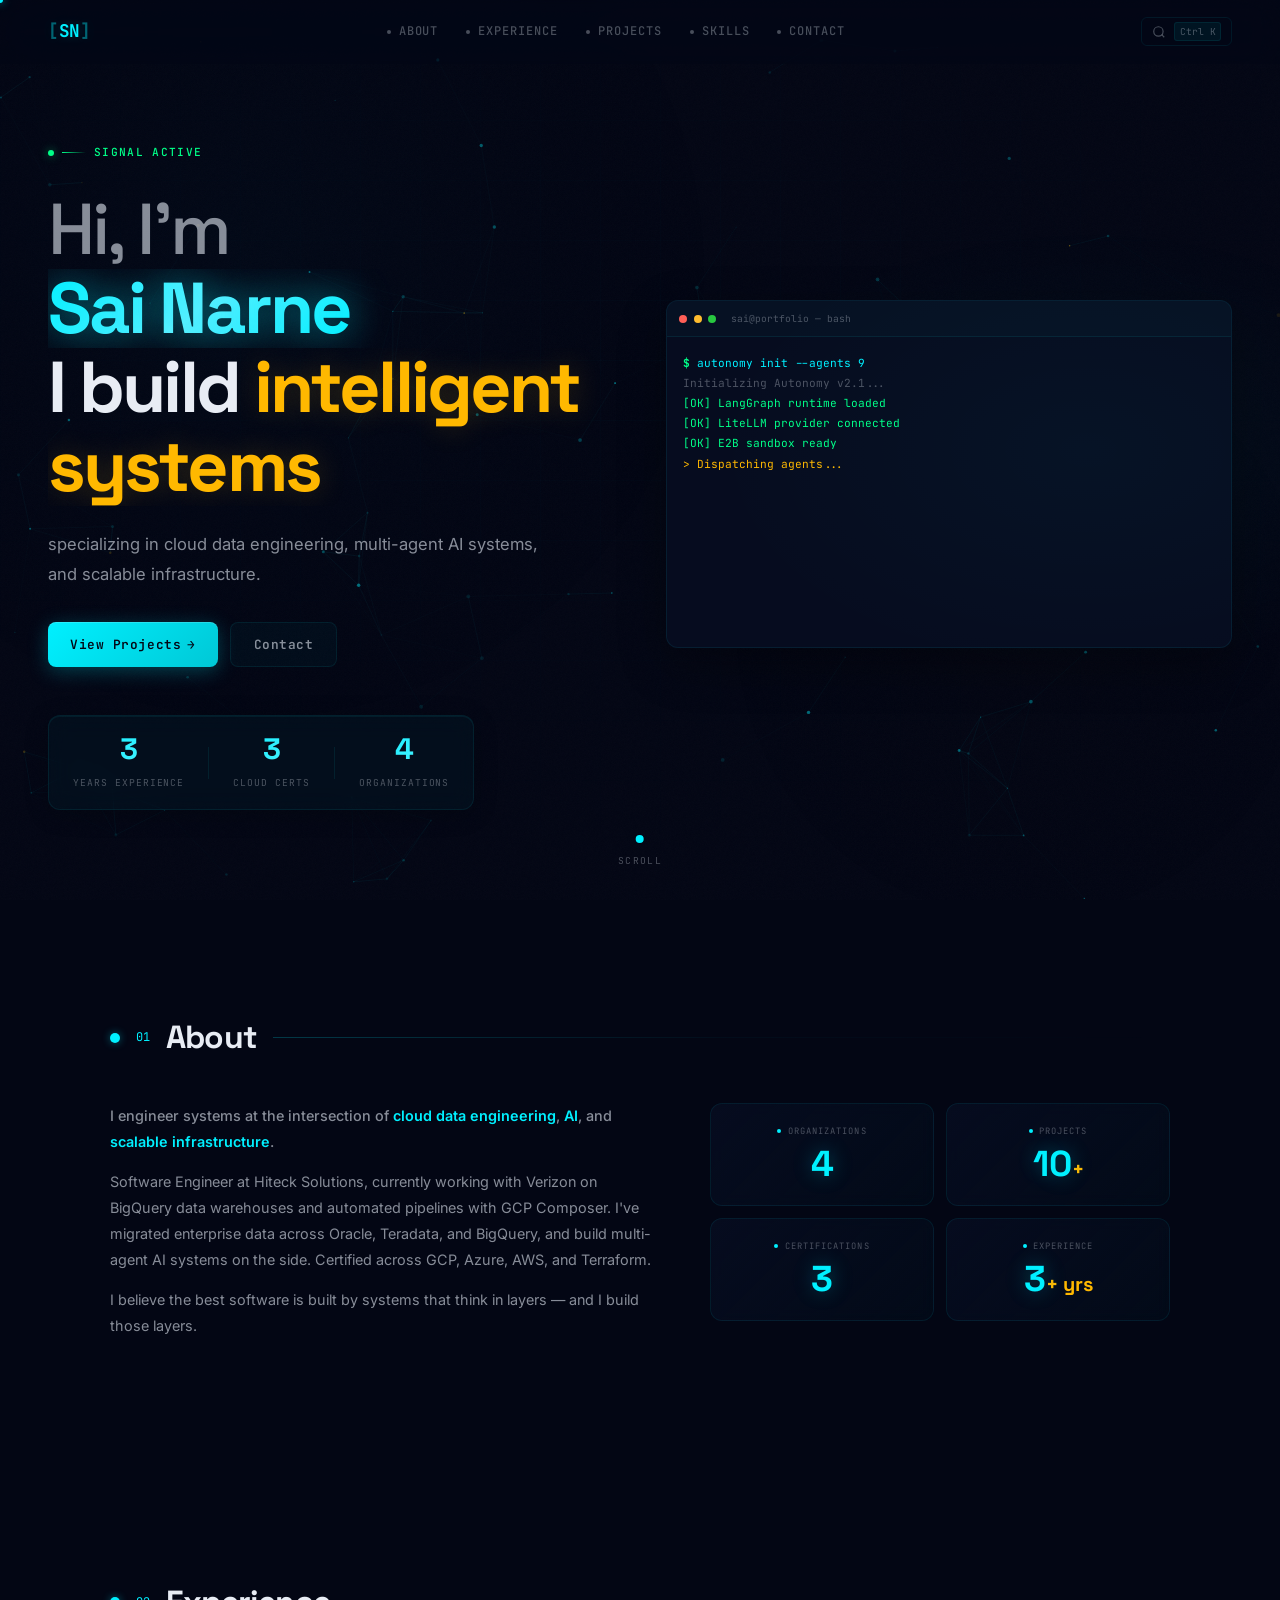
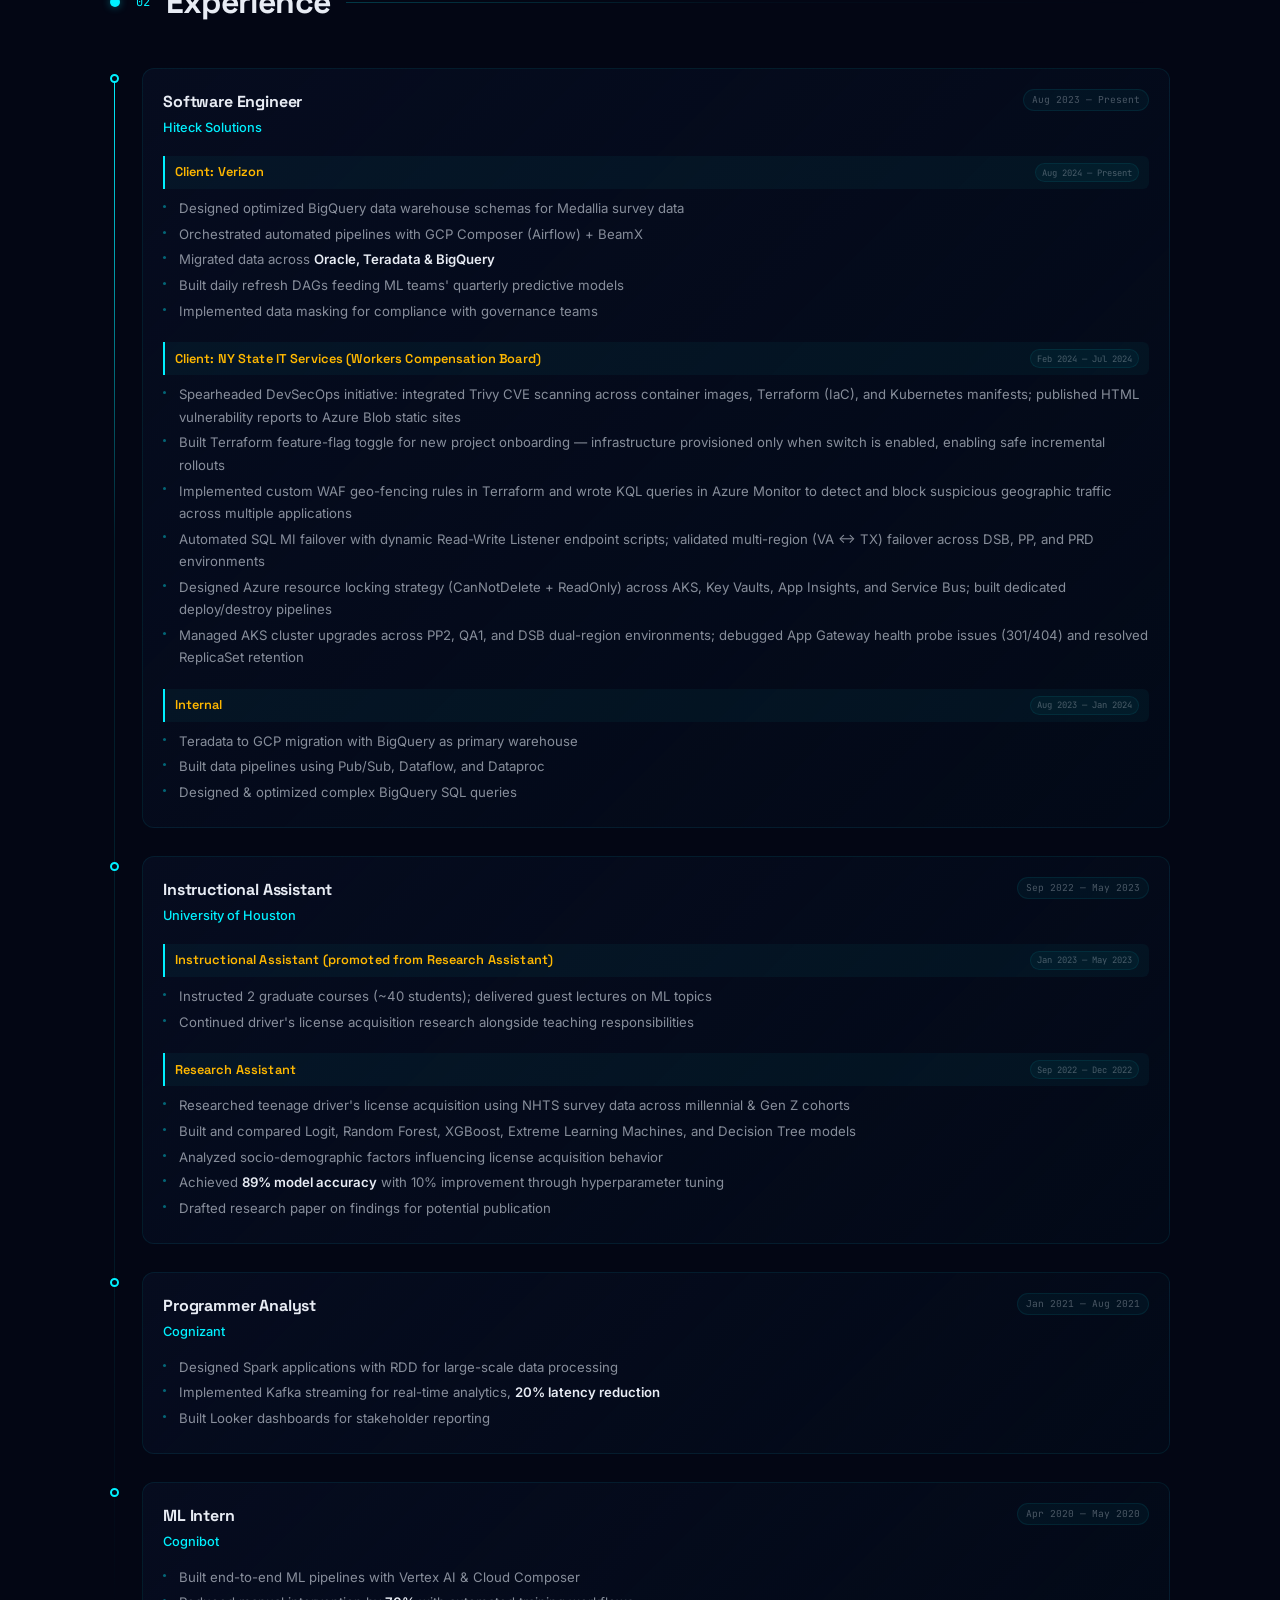
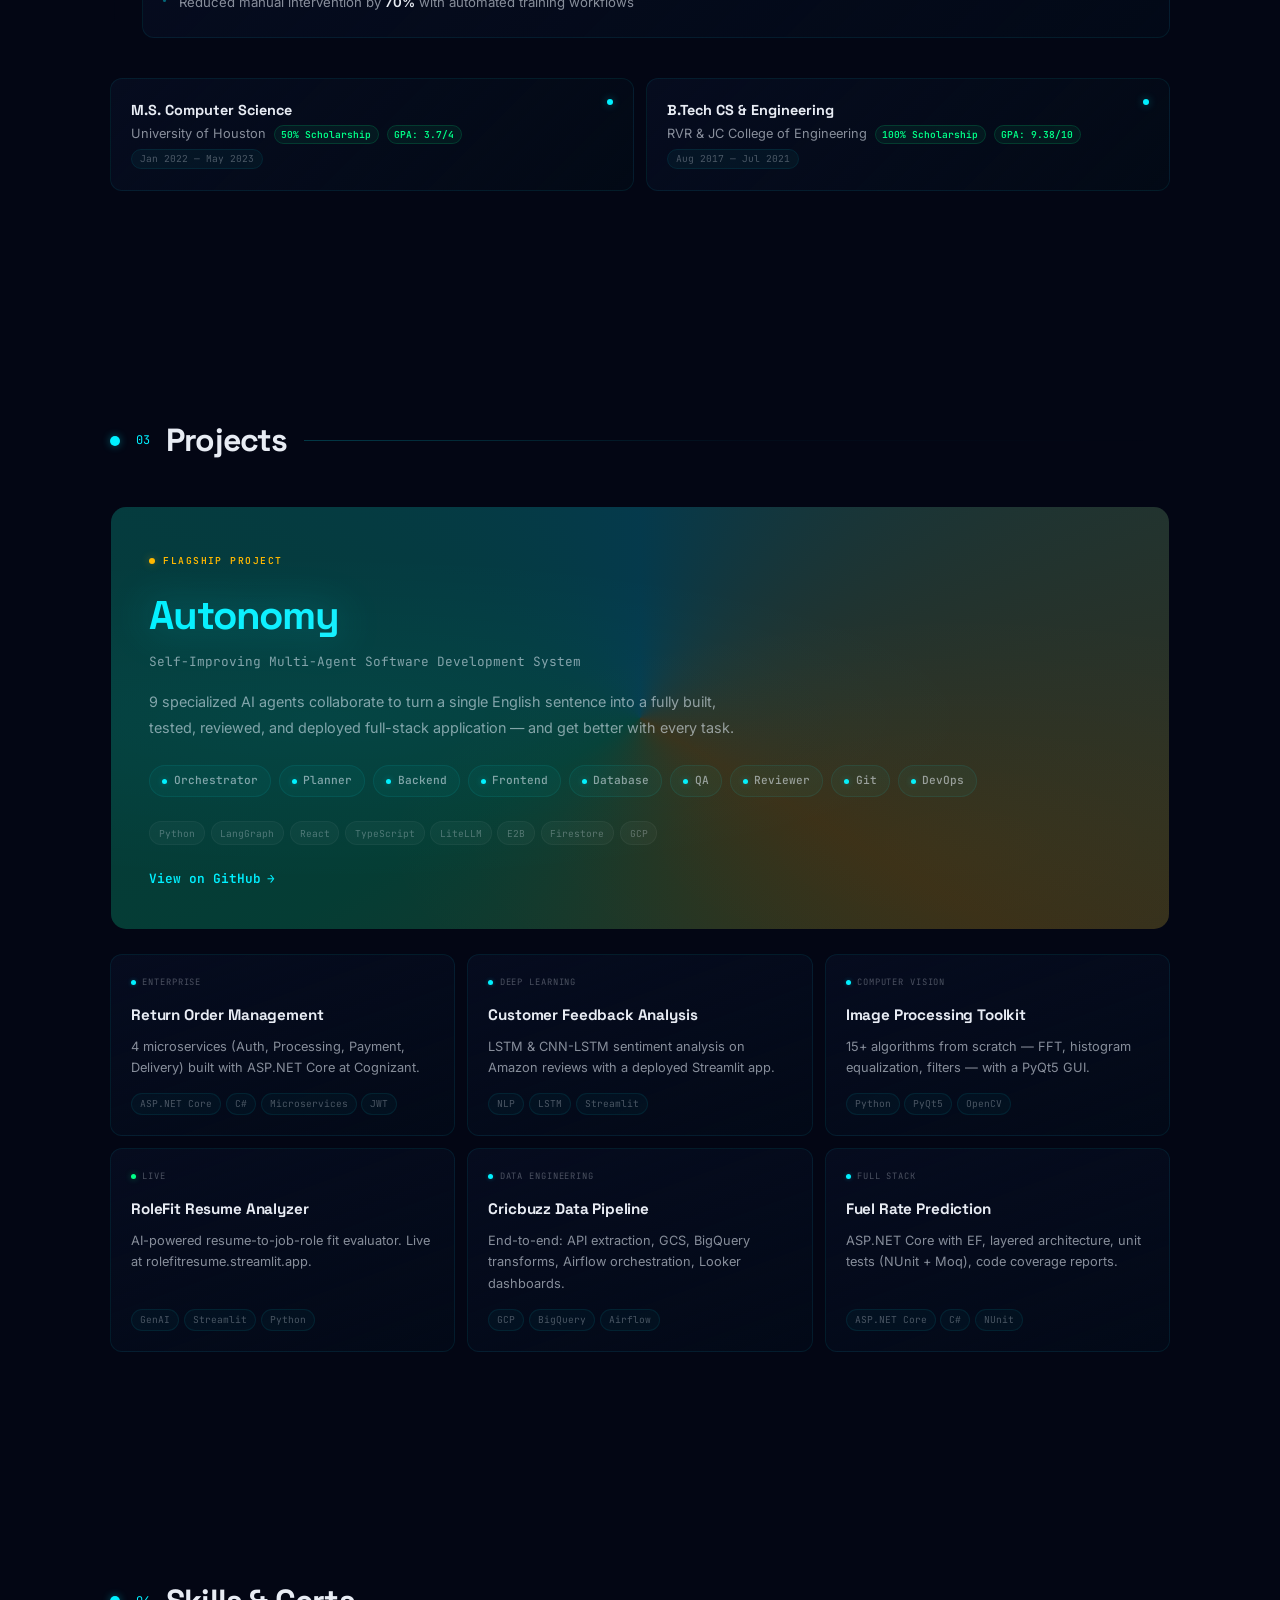
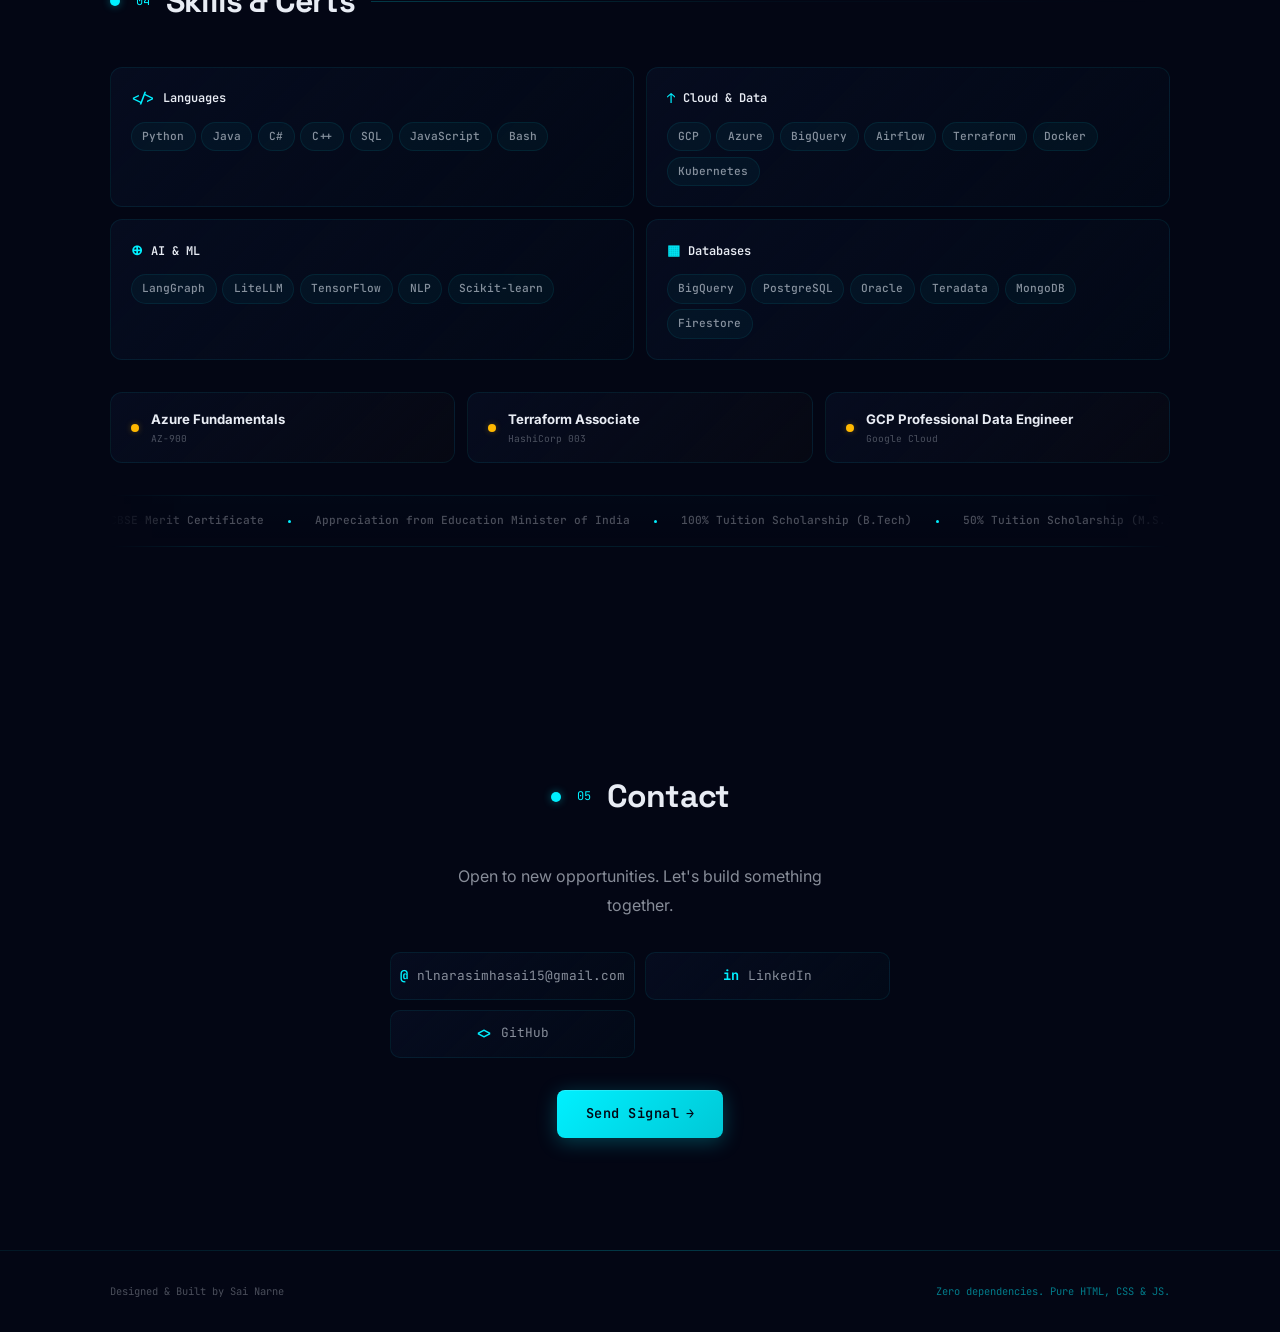
<file: index.html>
<!DOCTYPE html>
<html lang="en">
<head>
  <meta charset="UTF-8" />
  <meta name="viewport" content="width=device-width, initial-scale=1.0" />
  <title>Sai Narne — Engineer</title>
  <meta name="description" content="Engineer. Cloud data engineering, multi-agent AI systems, and scalable infrastructure." />
  <meta name="theme-color" content="#030614" />
  <link rel="preconnect" href="https://fonts.googleapis.com" />
  <link rel="preconnect" href="https://fonts.gstatic.com" crossorigin />
  <link href="https://fonts.googleapis.com/css2?family=Inter:wght@300;400;500;600;700;800;900&family=JetBrains+Mono:wght@400;500;700&family=Space+Grotesk:wght@400;500;600;700;800&display=swap" rel="stylesheet" />
  <link rel="stylesheet" href="style.css?v=3" />
</head>
<body>
  <!-- Full-page neural canvas -->
  <canvas id="neural-bg" aria-hidden="true"></canvas>
  <div class="noise"></div>
  <div class="grid-overlay" aria-hidden="true"></div>

  <!-- Scroll progress -->
  <div class="scroll-progress" id="scroll-progress"></div>

  <!-- Cursor -->
  <div class="cursor" id="cursor"></div>
  <div class="cursor-ring" id="cursor-ring"></div>

  <!-- Nav -->
  <nav class="nav" id="nav">
    <a href="#" class="nav-logo">
      <span class="logo-bracket">[</span>SN<span class="logo-bracket">]</span>
    </a>
    <div class="nav-links" id="nav-links">
      <a href="#about" class="nav-link"><span class="nav-dot"></span>About</a>
      <a href="#experience" class="nav-link"><span class="nav-dot"></span>Experience</a>
      <a href="#projects" class="nav-link"><span class="nav-dot"></span>Projects</a>
      <a href="#skills" class="nav-link"><span class="nav-dot"></span>Skills</a>
      <a href="#contact" class="nav-link"><span class="nav-dot"></span>Contact</a>
    </div>
    <div class="nav-right">
      <button class="nav-cmd" id="cmd-trigger" aria-label="Command palette">
        <svg width="14" height="14" viewBox="0 0 24 24" fill="none" stroke="currentColor" stroke-width="2"><circle cx="11" cy="11" r="8"/><path d="m21 21-4.35-4.35"/></svg>
        <kbd>Ctrl K</kbd>
      </button>
      <button class="hamburger" id="hamburger" aria-label="Menu" aria-expanded="false">
        <span></span><span></span><span></span>
      </button>
    </div>
  </nav>

  <!-- Mobile menu -->
  <div class="mobile-menu" id="mobile-menu">
    <a href="#about" class="mm-link">About</a>
    <a href="#experience" class="mm-link">Experience</a>
    <a href="#projects" class="mm-link">Projects</a>
    <a href="#skills" class="mm-link">Skills</a>
    <a href="#contact" class="mm-link">Contact</a>
    <div class="mm-divider"></div>
    <a href="mailto:nlnarasimhasai15@gmail.com" class="mm-link mm-sub">Email</a>
    <a href="https://github.com/sainarne15" target="_blank" rel="noopener" class="mm-link mm-sub">GitHub</a>
    <a href="https://www.linkedin.com/in/sainarne15/" target="_blank" rel="noopener" class="mm-link mm-sub">LinkedIn</a>
  </div>

  <!-- Command Palette -->
  <div class="cmd-overlay" id="cmd-overlay">
    <div class="cmd-palette" role="dialog" aria-label="Command palette">
      <div class="cmd-top">
        <svg width="16" height="16" viewBox="0 0 24 24" fill="none" stroke="currentColor" stroke-width="2"><circle cx="11" cy="11" r="8"/><path d="m21 21-4.35-4.35"/></svg>
        <input type="text" class="cmd-input" id="cmd-input" placeholder="Search commands..." autocomplete="off" spellcheck="false" />
        <kbd>ESC</kbd>
      </div>
      <div class="cmd-results" id="cmd-results"></div>
      <div class="cmd-foot"><span><kbd>&uarr;&darr;</kbd> Navigate</span><span><kbd>&crarr;</kbd> Open</span></div>
    </div>
  </div>

  <!-- ===== HERO ===== -->
  <section class="hero" id="hero">
    <div class="hero-inner">
      <div class="hero-content">
        <div class="hero-signal reveal">
          <span class="signal-dot"></span>
          <span class="signal-line"></span>
          <span>SIGNAL ACTIVE</span>
        </div>
        <h1 class="hero-title">
          <span class="hero-line reveal"><span class="hero-hi">Hi, I'm</span></span>
          <span class="hero-line reveal" style="--d:.06s"><span class="hero-name" id="hero-name">Sai Narne</span></span>
          <span class="hero-line reveal" style="--d:.12s">
            <span class="hero-sub-line">I build <span class="hero-rotate" id="hero-rotate">intelligent systems</span></span>
          </span>
        </h1>
        <p class="hero-desc reveal" style="--d:.2s">
           specializing in cloud data engineering, multi-agent AI systems,
          and scalable infrastructure.
        </p>
        <div class="hero-actions reveal" style="--d:.28s">
          <a href="#projects" class="btn btn-primary magnetic"><span class="btn-inner">View Projects <span class="btn-arrow">&rarr;</span></span></a>
          <a href="#contact" class="btn btn-outline magnetic"><span class="btn-inner">Contact</span></a>
        </div>
        <div class="hero-stats reveal" style="--d:.36s">
          <div class="hero-stat">
            <span class="hs-num" data-target="3">0</span>
            <span class="hs-label">Years Experience</span>
          </div>
          <div class="hero-stat-sep"></div>
          <div class="hero-stat">
            <span class="hs-num" data-target="3">0</span>
            <span class="hs-label">Cloud Certs</span>
          </div>
          <div class="hero-stat-sep"></div>
          <div class="hero-stat">
            <span class="hs-num" data-target="4">0</span>
            <span class="hs-label">Organizations</span>
          </div>
        </div>
      </div>

      <!-- Hero Visual — right side -->
      <div class="hero-visual" id="hero-visual">
        <div class="term-window">
          <div class="term-bar">
            <span class="term-dot term-dot--red"></span>
            <span class="term-dot term-dot--yellow"></span>
            <span class="term-dot term-dot--green"></span>
            <span class="term-title">sai@portfolio — bash</span>
          </div>
          <div class="term-body" id="term-body">
            <div class="term-line"><span class="term-prompt">$</span> <span class="term-cmd">autonomy init --agents 9</span></div>
          </div>
          <div class="term-input-row" id="term-input-row" style="display:none">
            <span class="term-prompt">$</span>
            <input type="text" class="term-input" id="term-input" spellcheck="false" autocomplete="off" placeholder="type 'help' for commands..." />
          </div>
        </div>
      </div>
    </div>
    <div class="hero-scroll" aria-hidden="true">
      <div class="scroll-pulse"></div>
      <span>SCROLL</span>
    </div>
  </section>

  <!-- ===== ABOUT ===== -->
  <section class="section" id="about">
    <div class="container">
      <div class="sec-head reveal">
        <div class="sec-indicator"><span class="sec-pulse"></span></div>
        <span class="sec-num">01</span>
        <h2 class="sec-title">About</h2>
        <div class="sec-line"></div>
      </div>
      <div class="about-grid">
        <div class="about-text">
          <p class="about-lead reveal">
            I engineer systems at the intersection of
            <span class="hl">cloud data engineering</span>,
            <span class="hl">AI</span>, and
            <span class="hl">scalable infrastructure</span>.
          </p>
          <p class="reveal" style="--d:.05s">
            Software Engineer at Hiteck Solutions, currently working with Verizon
            on BigQuery data warehouses and automated pipelines with GCP Composer.
            I've migrated enterprise data across Oracle, Teradata, and BigQuery,
            and build multi-agent AI systems on the side.
            Certified across GCP, Azure, AWS, and Terraform.
          </p>
          <p class="reveal" style="--d:.1s">
            I believe the best software is built by systems that think in layers — and I build those layers.
          </p>
        </div>
        <div class="about-cards">
          <div class="data-card reveal" style="--d:0s">
            <div class="dc-header"><span class="dc-dot"></span>ORGANIZATIONS</div>
            <span class="dc-value" data-target="4">0</span>
          </div>
          <div class="data-card reveal" style="--d:.06s">
            <div class="dc-header"><span class="dc-dot"></span>PROJECTS</div>
            <span class="dc-value" data-target="10">0</span><span class="dc-plus">+</span>
          </div>
          <div class="data-card reveal" style="--d:.12s">
            <div class="dc-header"><span class="dc-dot"></span>CERTIFICATIONS</div>
            <span class="dc-value" data-target="3">0</span>
          </div>
          <div class="data-card reveal" style="--d:.18s">
            <div class="dc-header"><span class="dc-dot"></span>EXPERIENCE</div>
            <span class="dc-value" data-target="3">0</span><span class="dc-plus">+ yrs</span>
          </div>
        </div>
      </div>
    </div>
  </section>

  <!-- ===== EXPERIENCE ===== -->
  <section class="section" id="experience">
    <div class="container">
      <div class="sec-head reveal">
        <div class="sec-indicator"><span class="sec-pulse"></span></div>
        <span class="sec-num">02</span>
        <h2 class="sec-title">Experience</h2>
        <div class="sec-line"></div>
      </div>

      <div class="timeline">
        <div class="tl-item reveal">
          <div class="tl-node"><span class="tl-pulse"></span></div>
          <div class="tl-card">
            <div class="tl-top">
              <div><h3 class="tl-role">Software Engineer</h3><span class="tl-org">Hiteck Solutions</span></div>
              <span class="tl-date">Aug 2023 — Present</span>
            </div>
            <div class="tl-client">
              <span class="tl-client-label">Client: Verizon</span>
              <span class="tl-client-date">Aug 2024 — Present</span>
            </div>
            <ul class="tl-list">
              <li>Designed optimized BigQuery data warehouse schemas for Medallia survey data</li>
              <li>Orchestrated automated pipelines with GCP Composer (Airflow) + BeamX</li>
              <li>Migrated data across <strong>Oracle, Teradata & BigQuery</strong></li>
              <li>Built daily refresh DAGs feeding ML teams' quarterly predictive models</li>
              <li>Implemented data masking for compliance with governance teams</li>
            </ul>
            <div class="tl-client">
              <span class="tl-client-label">Client: NY State IT Services (Workers Compensation Board)</span>
              <span class="tl-client-date">Feb 2024 — Jul 2024</span>
            </div>
            <ul class="tl-list">
              <li>Spearheaded DevSecOps initiative: integrated Trivy CVE scanning across container images, Terraform (IaC), and Kubernetes manifests; published HTML vulnerability reports to Azure Blob static sites</li>
              <li>Built Terraform feature-flag toggle for new project onboarding — infrastructure provisioned only when switch is enabled, enabling safe incremental rollouts</li>
              <li>Implemented custom WAF geo-fencing rules in Terraform and wrote KQL queries in Azure Monitor to detect and block suspicious geographic traffic across multiple applications</li>
              <li>Automated SQL MI failover with dynamic Read-Write Listener endpoint scripts; validated multi-region (VA ↔ TX) failover across DSB, PP, and PRD environments</li>
              <li>Designed Azure resource locking strategy (CanNotDelete + ReadOnly) across AKS, Key Vaults, App Insights, and Service Bus; built dedicated deploy/destroy pipelines</li>
              <li>Managed AKS cluster upgrades across PP2, QA1, and DSB dual-region environments; debugged App Gateway health probe issues (301/404) and resolved ReplicaSet retention</li>
            </ul>
            <div class="tl-client">
              <span class="tl-client-label">Internal</span>
              <span class="tl-client-date">Aug 2023 — Jan 2024</span>
            </div>
            <ul class="tl-list">
              <li>Teradata to GCP migration with BigQuery as primary warehouse</li>
              <li>Built data pipelines using Pub/Sub, Dataflow, and Dataproc</li>
              <li>Designed & optimized complex BigQuery SQL queries</li>
            </ul>
          </div>
        </div>
        <div class="tl-item reveal" style="--d:.06s">
          <div class="tl-node"><span class="tl-pulse"></span></div>
          <div class="tl-card">
            <div class="tl-top">
              <div><h3 class="tl-role">Instructional Assistant</h3><span class="tl-org">University of Houston</span></div>
              <span class="tl-date">Sep 2022 — May 2023</span>
            </div>
            <div class="tl-client">
              <span class="tl-client-label">Instructional Assistant (promoted from Research Assistant)</span>
              <span class="tl-client-date">Jan 2023 — May 2023</span>
            </div>
            <ul class="tl-list">
              <li>Instructed 2 graduate courses (~40 students); delivered guest lectures on ML topics</li>
              <li>Continued driver's license acquisition research alongside teaching responsibilities</li>
            </ul>
            <div class="tl-client">
              <span class="tl-client-label">Research Assistant</span>
              <span class="tl-client-date">Sep 2022 — Dec 2022</span>
            </div>
            <ul class="tl-list">
              <li>Researched teenage driver's license acquisition using NHTS survey data across millennial & Gen Z cohorts</li>
              <li>Built and compared Logit, Random Forest, XGBoost, Extreme Learning Machines, and Decision Tree models</li>
              <li>Analyzed socio-demographic factors influencing license acquisition behavior</li>
              <li>Achieved <strong>89% model accuracy</strong> with 10% improvement through hyperparameter tuning</li>
              <li>Drafted research paper on findings for potential publication</li>
            </ul>
          </div>
        </div>
        <div class="tl-item reveal" style="--d:.12s">
          <div class="tl-node"><span class="tl-pulse"></span></div>
          <div class="tl-card">
            <div class="tl-top">
              <div><h3 class="tl-role">Programmer Analyst</h3><span class="tl-org">Cognizant</span></div>
              <span class="tl-date">Jan 2021 — Aug 2021</span>
            </div>
            <ul class="tl-list">
              <li>Designed Spark applications with RDD for large-scale data processing</li>
              <li>Implemented Kafka streaming for real-time analytics, <strong>20% latency reduction</strong></li>
              <li>Built Looker dashboards for stakeholder reporting</li>
            </ul>
          </div>
        </div>
        <div class="tl-item reveal" style="--d:.18s">
          <div class="tl-node"><span class="tl-pulse"></span></div>
          <div class="tl-card">
            <div class="tl-top">
              <div><h3 class="tl-role">ML Intern</h3><span class="tl-org">Cognibot</span></div>
              <span class="tl-date">Apr 2020 — May 2020</span>
            </div>
            <ul class="tl-list">
              <li>Built end-to-end ML pipelines with Vertex AI & Cloud Composer</li>
              <li>Reduced manual intervention by <strong>70%</strong> with automated training workflows</li>
            </ul>
          </div>
        </div>
      </div>

      <div class="edu-row">
        <div class="edu-card reveal">
          <div class="edu-signal"><span class="sec-pulse"></span></div>
          <h4>M.S. Computer Science</h4>
          <p>University of Houston <span class="edu-badge">50% Scholarship</span> <span class="edu-badge">GPA: 3.7/4</span></p>
          <span class="tl-date">Jan 2022 — May 2023</span>
        </div>
        <div class="edu-card reveal" style="--d:.06s">
          <div class="edu-signal"><span class="sec-pulse"></span></div>
          <h4>B.Tech CS & Engineering</h4>
          <p>RVR & JC College of Engineering <span class="edu-badge">100% Scholarship</span> <span class="edu-badge">GPA: 9.38/10</span></p>
          <span class="tl-date">Aug 2017 — Jul 2021</span>
        </div>
      </div>
    </div>
  </section>

  <!-- ===== PROJECTS ===== -->
  <section class="section" id="projects">
    <div class="container">
      <div class="sec-head reveal">
        <div class="sec-indicator"><span class="sec-pulse"></span></div>
        <span class="sec-num">03</span>
        <h2 class="sec-title">Projects</h2>
        <div class="sec-line"></div>
      </div>

      <!-- Autonomy — Hero Project -->
      <div class="project-hero reveal">
        <div class="ph-badge"><span class="sec-pulse"></span> FLAGSHIP PROJECT</div>
        <h3 class="ph-title">Autonomy</h3>
        <p class="ph-subtitle">Self-Improving Multi-Agent Software Development System</p>
        <p class="ph-desc">
          9 specialized AI agents collaborate to turn a single English sentence into a fully built,
          tested, reviewed, and deployed full-stack application — and get better with every task.
        </p>
        <div class="ph-agents">
          <div class="agent-node" style="--i:0"><span>Orchestrator</span></div>
          <div class="agent-node" style="--i:1"><span>Planner</span></div>
          <div class="agent-node" style="--i:2"><span>Backend</span></div>
          <div class="agent-node" style="--i:3"><span>Frontend</span></div>
          <div class="agent-node" style="--i:4"><span>Database</span></div>
          <div class="agent-node" style="--i:5"><span>QA</span></div>
          <div class="agent-node" style="--i:6"><span>Reviewer</span></div>
          <div class="agent-node" style="--i:7"><span>Git</span></div>
          <div class="agent-node" style="--i:8"><span>DevOps</span></div>
        </div>
        <div class="ph-tech">
          <span>Python</span><span>LangGraph</span><span>React</span><span>TypeScript</span><span>LiteLLM</span><span>E2B</span><span>Firestore</span><span>GCP</span>
        </div>
        <a href="https://github.com/sainarne15/Autonomy" target="_blank" rel="noopener" class="ph-link">
          View on GitHub <span class="btn-arrow">&rarr;</span>
        </a>
      </div>

      <!-- Other projects -->
      <div class="projects-grid">
        <a href="https://github.com/sainarne15/Return_Order_Management" target="_blank" rel="noopener" class="proj-card reveal">
          <div class="pc-head"><span class="pc-dot"></span><span class="pc-label">ENTERPRISE</span></div>
          <h3>Return Order Management</h3>
          <p>4 microservices (Auth, Processing, Payment, Delivery) built with ASP.NET Core at Cognizant.</p>
          <div class="pc-tech"><span>ASP.NET Core</span><span>C#</span><span>Microservices</span><span>JWT</span></div>
        </a>
        <a href="https://github.com/sainarne15/CustomerFeedbackAnalysis" target="_blank" rel="noopener" class="proj-card reveal" style="--d:.04s">
          <div class="pc-head"><span class="pc-dot"></span><span class="pc-label">DEEP LEARNING</span></div>
          <h3>Customer Feedback Analysis</h3>
          <p>LSTM & CNN-LSTM sentiment analysis on Amazon reviews with a deployed Streamlit app.</p>
          <div class="pc-tech"><span>NLP</span><span>LSTM</span><span>Streamlit</span></div>
        </a>
        <a href="https://github.com/sainarne15/ImageTransormationsAndEnhancements_PyQt" target="_blank" rel="noopener" class="proj-card reveal" style="--d:.08s">
          <div class="pc-head"><span class="pc-dot"></span><span class="pc-label">COMPUTER VISION</span></div>
          <h3>Image Processing Toolkit</h3>
          <p>15+ algorithms from scratch — FFT, histogram equalization, filters — with a PyQt5 GUI.</p>
          <div class="pc-tech"><span>Python</span><span>PyQt5</span><span>OpenCV</span></div>
        </a>
        <a href="https://rolefitresume.streamlit.app" target="_blank" rel="noopener" class="proj-card reveal" style="--d:.12s">
          <div class="pc-head"><span class="pc-dot live"></span><span class="pc-label">LIVE</span></div>
          <h3>RoleFit Resume Analyzer</h3>
          <p>AI-powered resume-to-job-role fit evaluator. Live at rolefitresume.streamlit.app.</p>
          <div class="pc-tech"><span>GenAI</span><span>Streamlit</span><span>Python</span></div>
        </a>
        <a href="https://github.com/sainarne15/cricbuzz-api-de-analytics" target="_blank" rel="noopener" class="proj-card reveal" style="--d:.16s">
          <div class="pc-head"><span class="pc-dot"></span><span class="pc-label">DATA ENGINEERING</span></div>
          <h3>Cricbuzz Data Pipeline</h3>
          <p>End-to-end: API extraction, GCS, BigQuery transforms, Airflow orchestration, Looker dashboards.</p>
          <div class="pc-tech"><span>GCP</span><span>BigQuery</span><span>Airflow</span></div>
        </a>
        <a href="https://github.com/sainarne15/FuelQuoteFinal" target="_blank" rel="noopener" class="proj-card reveal" style="--d:.2s">
          <div class="pc-head"><span class="pc-dot"></span><span class="pc-label">FULL STACK</span></div>
          <h3>Fuel Rate Prediction</h3>
          <p>ASP.NET Core with EF, layered architecture, unit tests (NUnit + Moq), code coverage reports.</p>
          <div class="pc-tech"><span>ASP.NET Core</span><span>C#</span><span>NUnit</span></div>
        </a>
      </div>
    </div>
  </section>

  <!-- ===== SKILLS ===== -->
  <section class="section" id="skills">
    <div class="container">
      <div class="sec-head reveal">
        <div class="sec-indicator"><span class="sec-pulse"></span></div>
        <span class="sec-num">04</span>
        <h2 class="sec-title">Skills & Certs</h2>
        <div class="sec-line"></div>
      </div>

      <div class="skills-grid">
        <div class="skill-group reveal">
          <h3 class="sg-title"><span class="sg-icon">&lt;/&gt;</span> Languages</h3>
          <div class="sg-tags">
            <span class="sg-tag">Python</span><span class="sg-tag">Java</span><span class="sg-tag">C#</span>
            <span class="sg-tag">C++</span><span class="sg-tag">SQL</span><span class="sg-tag">JavaScript</span>
            <span class="sg-tag">Bash</span>
          </div>
        </div>
        <div class="skill-group reveal" style="--d:.04s">
          <h3 class="sg-title"><span class="sg-icon">&uarr;</span> Cloud & Data</h3>
          <div class="sg-tags">
            <span class="sg-tag">GCP</span><span class="sg-tag">Azure</span><span class="sg-tag">BigQuery</span>
            <span class="sg-tag">Airflow</span><span class="sg-tag">Terraform</span><span class="sg-tag">Docker</span>
            <span class="sg-tag">Kubernetes</span>
          </div>
        </div>
        <div class="skill-group reveal" style="--d:.08s">
          <h3 class="sg-title"><span class="sg-icon">&oplus;</span> AI & ML</h3>
          <div class="sg-tags">
            <span class="sg-tag">LangGraph</span><span class="sg-tag">LiteLLM</span><span class="sg-tag">TensorFlow</span>
            <span class="sg-tag">NLP</span><span class="sg-tag">Scikit-learn</span>
          </div>
        </div>
        <div class="skill-group reveal" style="--d:.12s">
          <h3 class="sg-title"><span class="sg-icon">&#9638;</span> Databases</h3>
          <div class="sg-tags">
            <span class="sg-tag">BigQuery</span><span class="sg-tag">PostgreSQL</span><span class="sg-tag">Oracle</span>
            <span class="sg-tag">Teradata</span><span class="sg-tag">MongoDB</span><span class="sg-tag">Firestore</span>
          </div>
        </div>
      </div>

      <div class="certs-grid">
        <a href="https://www.credly.com/badges/e8250dd8-4cc4-42b9-9451-d4c745042ac2/public_url" target="_blank" rel="noopener" class="cert-card reveal">
          <span class="cert-dot"></span>
          <div><h4>Azure Fundamentals</h4><p>AZ-900</p></div>
        </a>
        <a href="https://www.credly.com/badges/2d62f778-fa89-4026-a79b-e935c9426c2e/public_url" target="_blank" rel="noopener" class="cert-card reveal" style="--d:.04s">
          <span class="cert-dot"></span>
          <div><h4>Terraform Associate</h4><p>HashiCorp 003</p></div>
        </a>
        <div class="cert-card reveal" style="--d:.08s">
          <span class="cert-dot"></span>
          <div><h4>GCP Professional Data Engineer</h4><p>Google Cloud</p></div>
        </div>
      </div>

      <div class="marquee reveal">
        <div class="marquee-inner">
          <span>CBSE Merit Certificate</span><span class="mq-dot"></span>
          <span>Appreciation from Education Minister of India</span><span class="mq-dot"></span>
          <span>100% Tuition Scholarship (B.Tech)</span><span class="mq-dot"></span>
          <span>50% Tuition Scholarship (M.S.)</span><span class="mq-dot"></span>
          <span>Topped Board Examinations</span><span class="mq-dot"></span>
          <span>CBSE Merit Certificate</span><span class="mq-dot"></span>
          <span>Appreciation from Education Minister of India</span><span class="mq-dot"></span>
          <span>100% Tuition Scholarship (B.Tech)</span><span class="mq-dot"></span>
          <span>50% Tuition Scholarship (M.S.)</span><span class="mq-dot"></span>
          <span>Topped Board Examinations</span><span class="mq-dot"></span>
        </div>
      </div>
    </div>
  </section>

  <!-- ===== CONTACT ===== -->
  <section class="section contact" id="contact">
    <div class="container">
      <div class="sec-head reveal" style="justify-content:center">
        <div class="sec-indicator"><span class="sec-pulse"></span></div>
        <span class="sec-num">05</span>
        <h2 class="sec-title">Contact</h2>
      </div>
      <p class="contact-text reveal">
        Open to new opportunities. Let's build something together.
      </p>
      <div class="contact-grid reveal" style="--d:.06s">
        <a href="mailto:nlnarasimhasai15@gmail.com" class="contact-card">
          <span class="cc-icon">@</span>
          <span>nlnarasimhasai15@gmail.com</span>
        </a>
        <a href="https://www.linkedin.com/in/sainarne15/" target="_blank" rel="noopener" class="contact-card">
          <span class="cc-icon">in</span>
          <span>LinkedIn</span>
        </a>
        <a href="https://github.com/sainarne15" target="_blank" rel="noopener" class="contact-card">
          <span class="cc-icon">&lt;&gt;</span>
          <span>GitHub</span>
        </a>
      </div>
      <a href="mailto:nlnarasimhasai15@gmail.com" class="btn btn-primary btn-lg magnetic reveal" style="--d:.12s">
        <span class="btn-inner">Send Signal <span class="btn-arrow">&rarr;</span></span>
      </a>
    </div>
  </section>

  <footer class="footer">
    <div class="container footer-row">
      <p>Designed & Built by Sai Narne</p>
      <p class="footer-zero">Zero dependencies. Pure HTML, CSS & JS.</p>
    </div>
  </footer>

  <script src="script.js?v=3"></script>
</body>
</html>
</file>
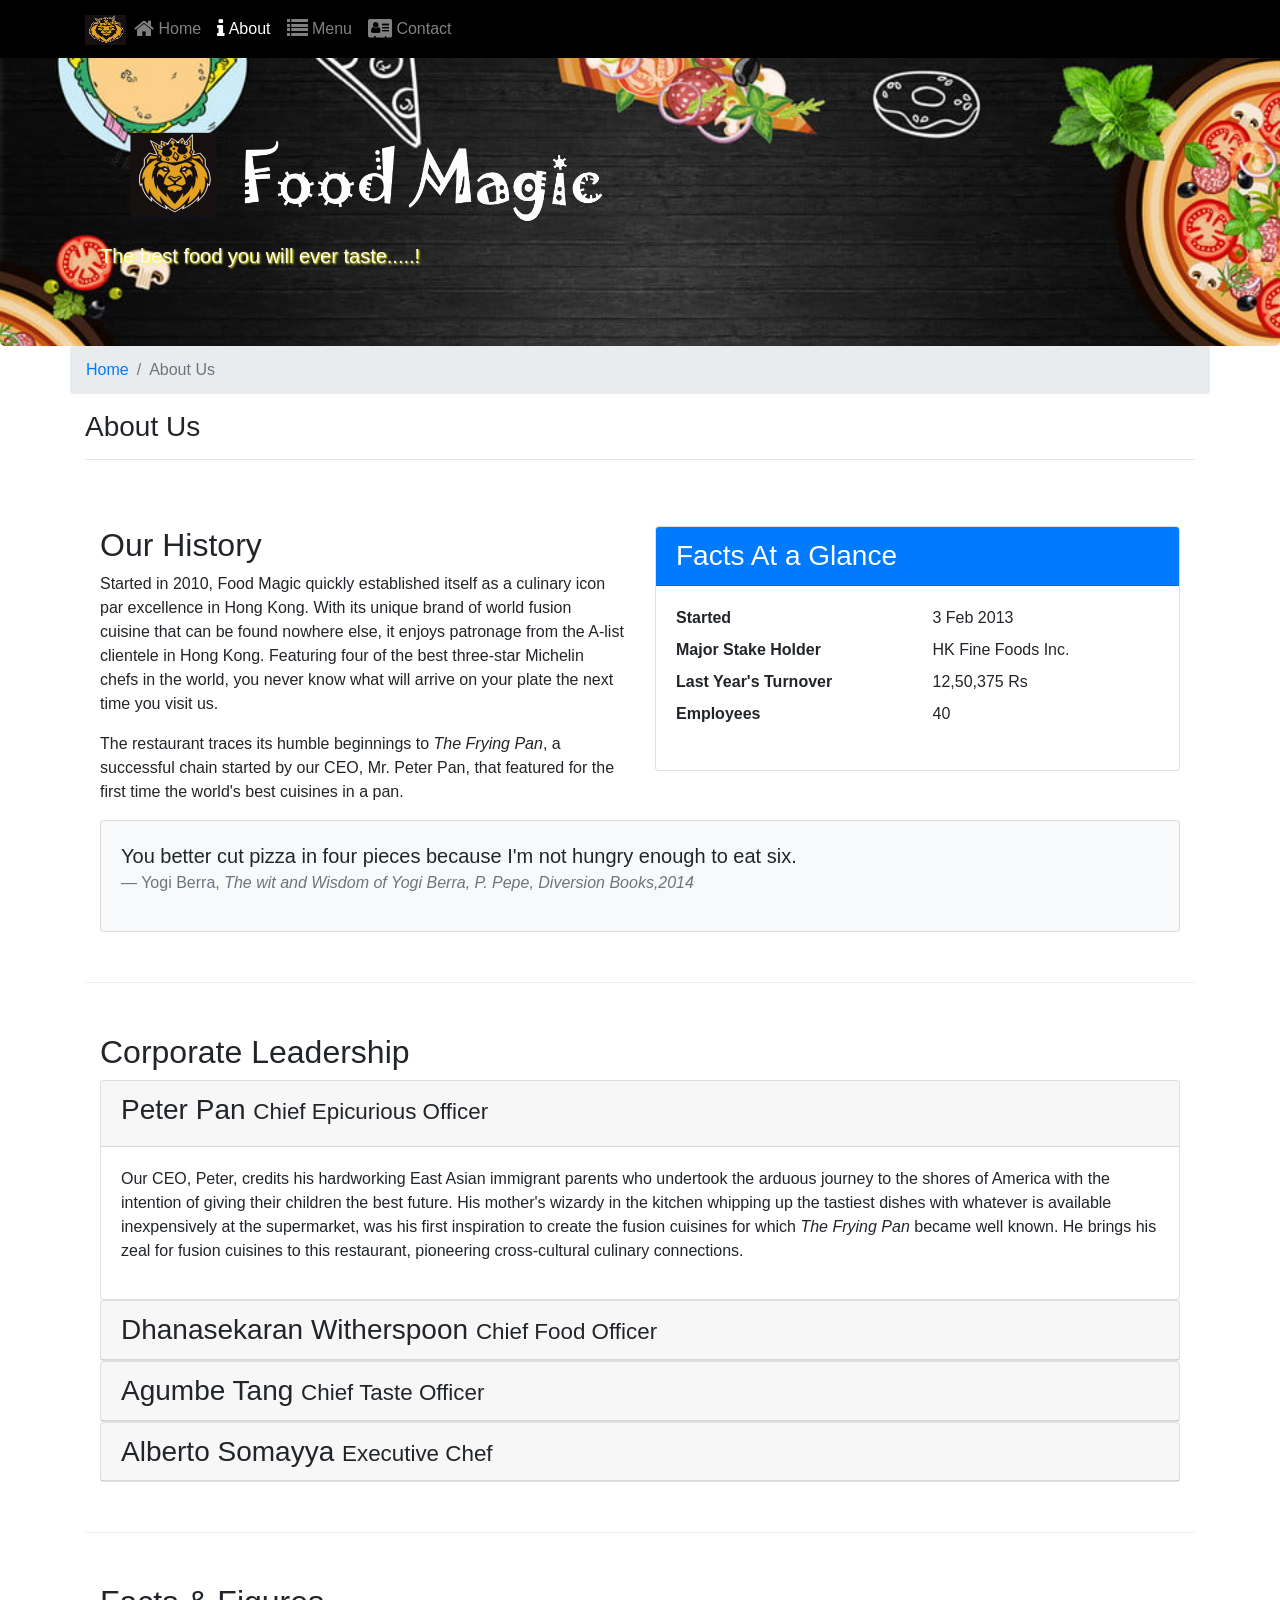
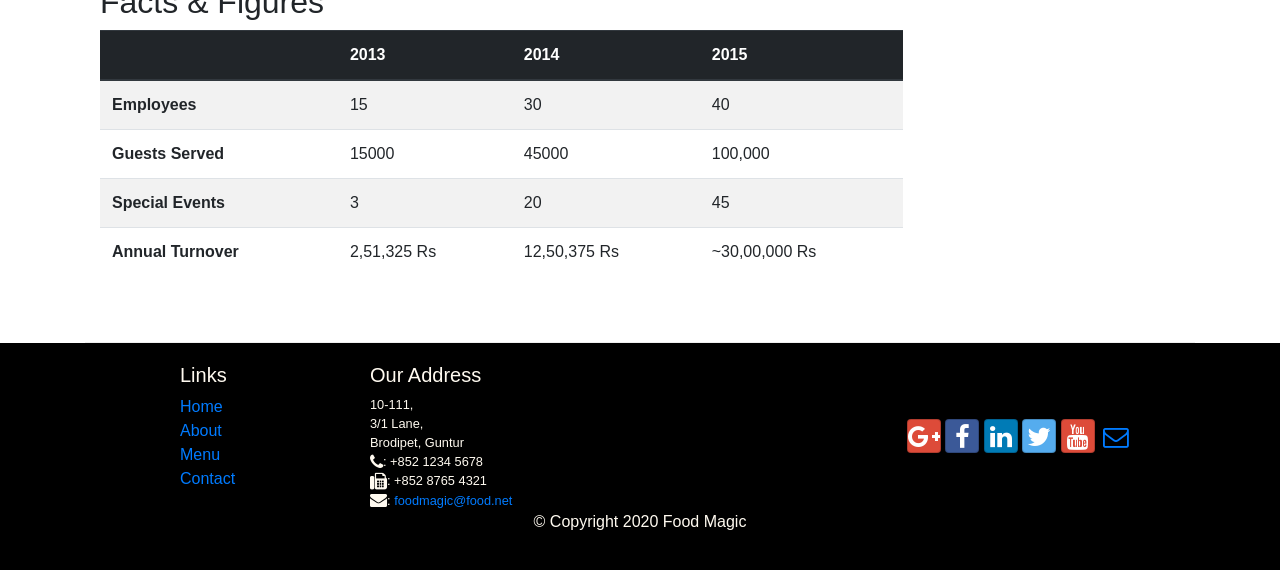
<file: aboutus.html>
<!DOCTYPE html><html lang="en"><head><meta charset="utf-8"><meta name="viewport" content="width=device-width,initial-scale=1,shrink-to-fit=no"><meta http-equiv="x-ua-compatible" content="ie=edge"><link rel="stylesheet" href="css/main.css"><title>Food Magic</title></head><body><nav class="navbar navbar-dark navbar-expand-sm fixed-top"><div class="container"><button class="navbar-toggler" type="button" data-toggle="collapse" data-target="#Navbar"><span class="navbar-toggler-icon"></span></button> <a class="navbar-brand mr-auto" href="./index.html"><img src="img/apple-touch-icon-152x152.png" height="30" width="41"></a><div class="collapse navbar-collapse" id="Navbar"><ul class="navbar-nav mr-auto"><li class="nav-item"><a class="nav-link" href="./index.html"><span class="fa fa-home fa-lg"></span> Home</a></li><li class="nav-item active"><a class="nav-link" href="#"><span class="fa fa-info fa-lg"></span> About</a></li><li class="nav-item"><a class="nav-link" href="./menu.html"><span class="fa fa-list fa-lg"></span> Menu</a></li><li class="nav-item"><a class="nav-link" href="./contactus.html"><span class="fa fa-address-card fa-lg"></span> Contact</a></li></ul></div></div></nav><header class="jumbotron"><div class="container"><div class="row row-header"><div class="col-12 col-sm-6"><h1><img src="img/mylogo.png" class="img-fluid"></h1><h5>The best food you will ever taste.....!</h5></div></div></div></header><div class="container"><div class="row"><ol class="col-12 breadcrumb"><li class="breadcrumb-item"><a href="./index.html">Home</a></li><li class="breadcrumb-item active">About Us</li></ol><div class="col-12"><h3>About Us</h3><hr></div></div><div class="row row-content"><div class="col-12 col-sm-6"><h2>Our History</h2><p>Started in 2010, Food Magic quickly established itself as a culinary icon par excellence in Hong Kong. With its unique brand of world fusion cuisine that can be found nowhere else, it enjoys patronage from the A-list clientele in Hong Kong. Featuring four of the best three-star Michelin chefs in the world, you never know what will arrive on your plate the next time you visit us.</p><p>The restaurant traces its humble beginnings to <em>The Frying Pan</em>, a successful chain started by our CEO, Mr. Peter Pan, that featured for the first time the world's best cuisines in a pan.</p></div><div class="col-sm"><div class="card"><h3 class="card-header bg-primary text-white">Facts At a Glance</h3><div class="card-body"><dl class="row"><dt class="col-6">Started</dt><dd class="col-6">3 Feb 2013</dd><dt class="col-6">Major Stake Holder</dt><dd class="col-6">HK Fine Foods Inc.</dd><dt class="col-6">Last Year's Turnover</dt><dd class="col-6">12,50,375 Rs</dd><dt class="col-6">Employees</dt><dd class="col-6">40</dd></dl></div></div></div><div class="col-12"><div class="card card-body bg-light"><blockquote class="blockquote"><p class="mb-0">You better cut pizza in four pieces because I'm not hungry enough to eat six.</p><footer class="blockquote-footer">Yogi Berra, <cite title="Source Title">The wit and Wisdom of Yogi Berra, P. Pepe, Diversion Books,2014</cite></footer></blockquote></div></div></div><div class="row row-content"><div class="col-12 col-sm-12"><h2>Corporate Leadership</h2><div id="accordion"><div class="card"><div class="card-header" role="tab" id="peterhead"><h3 calss="mb-0"><a data-toggle="collapse" data-target="#peter">Peter Pan <small>Chief Epicurious Officer</small></a></h3></div><div class="collapse show" id="peter" data-parent="#accordion"><div class="card-body"><p class="d-none d-sm-block">Our CEO, Peter, credits his hardworking East Asian immigrant parents who undertook the arduous journey to the shores of America with the intention of giving their children the best future. His mother's wizardy in the kitchen whipping up the tastiest dishes with whatever is available inexpensively at the supermarket, was his first inspiration to create the fusion cuisines for which <em>The Frying Pan</em> became well known. He brings his zeal for fusion cuisines to this restaurant, pioneering cross-cultural culinary connections.</p></div></div></div><div class="card"><div class="card-header" role="tab" id="dannyhead"><h3 class="mb-0"><a class="collapsed" data-toggle="collapse" data-target="#danny">Dhanasekaran Witherspoon <small>Chief Food Officer</small></a></h3></div><div class="collapse" id="danny" data-parent="#accordion"><div class="card-body"><p class="d-none d-sm-block">Our CFO, Danny, as he is affectionately referred to by his colleagues, comes from a long established family tradition in farming and produce. His experiences growing up on a farm in the Australian outback gave him great appreciation for varieties of food sources. As he puts it in his own words, <em>Everything that runs, wins, and everything that stays, pays!</em></p></div></div></div><div class="card"><div class="card-header" role="tab" id="agumbehead"><h3 class="mb-0"><a class="collapsed" data-toggle="collapse" data-target="#agumbe">Agumbe Tang <small>Chief Taste Officer</small></a></h3></div><div class="collapse" id="agumbe" data-parent="#accordion"><div class="card-body"><p class="d-none d-sm-block">Blessed with the most discerning gustatory sense, Agumbe, our CTO, personally ensures that every dish that we serve meets his exacting tastes. Our chefs dread the tongue lashing that ensues if their dish does not meet his exacting standards. He lives by his motto, <em>You click only if you survive my lick.</em></p></div></div></div><div class="card"><div class="card-header" role="tab" id="albertohead"><h3 class="mb-0"><a class="collapsed" data-toggle="collapse" data-target="#alberto">Alberto Somayya <small>Executive Chef</small></a></h3></div><div class="collapse" id="alberto" data-parent="#accordion"><div class="card-body"><p class="d-none d-sm-block">>Award winning three-star Michelin chef with wide International experience having worked closely with whos-who in the culinary world, he specializes in creating mouthwatering Indo-Italian fusion experiences. He says, <em>Put together the cuisines from the two craziest cultures, and you get a winning hit! Amma Mia!</em></p></div></div></div></div></div></div><div class="row row-content"><div class="col-12 col-sm-9"><h2>Facts &amp; Figures</h2><div class="table-responsive"><table class="table table-striped"><thead class="thead-dark"><tr><th>&nbsp;</th><th>2013</th><th>2014</th><th>2015</th></tr></thead><tbody><tr><th>Employees</th><td>15</td><td>30</td><td>40</td></tr><tr><th>Guests Served</th><td>15000</td><td>45000</td><td>100,000</td></tr><tr><th>Special Events</th><td>3</td><td>20</td><td>45</td></tr><tr><th>Annual Turnover</th><td>2,51,325 Rs</td><td>12,50,375 Rs</td><td>~30,00,000 Rs</td></tr></tbody></table></div></div><div class="col-12 col-sm-3"></div></div></div><footer class="footer"><div class="container"><div class="row"><div class="col-4 offset-1 col-sm-2"><h5>Links</h5><ul class="list-unstyled"><li><a href="./index.html">Home</a></li><li><a href="#">About</a></li><li><a href="./menu.html">Menu</a></li><li><a href="./contactus.html">Contact</a></li></ul></div><div class="col-7 col-sm-5"><h5>Our Address</h5><address>10-111,<br>3/1 Lane,<br>Brodipet, Guntur<br><i class="fa fa-phone fa-lg"></i>: +852 1234 5678<br><i class="fa fa-fax fa-lg"></i>: +852 8765 4321<br><i class="fa fa-envelope fa-lg"></i>: <a href="mailto:foodmagic@food.net">foodmagic@food.net</a></address></div><div class="col-12 col-sm-4 align-self-center"><div class="text-center"><a class="btn btn-social-icon btn-google" href="http://google.com/+"><i class="fa fa-google-plus fa-lg"></i></a> <a class="btn btn-social-icon btn-facebook" href="http://www.facebook.com/profile.php?id="><i class="fa fa-facebook fa-lg"></i></a> <a class="btn btn-social-icon btn-linkedin" href="http://www.linkedin.com/in/"><i class="fa fa-linkedin fa-lg"></i></a> <a class="btn btn-social-icon btn-twitter" href="http://twitter.com/"><i class="fa fa-twitter fa-lg"></i></a> <a class="btn btn-social-icon btn-google" href="http://youtube.com/"><i class="fa fa-youtube fa-lg"></i></a> <a class="btn btn-social-icon" href="mailto:"><i class="fa fa-envelope-o fa-lg"></i></a></div></div></div><div class="row justify-content-center"><div class="col-auto"><p>© Copyright 2020 Food Magic</p></div></div></div></footer><script src="js/main.js"></script></body></html>
</file>
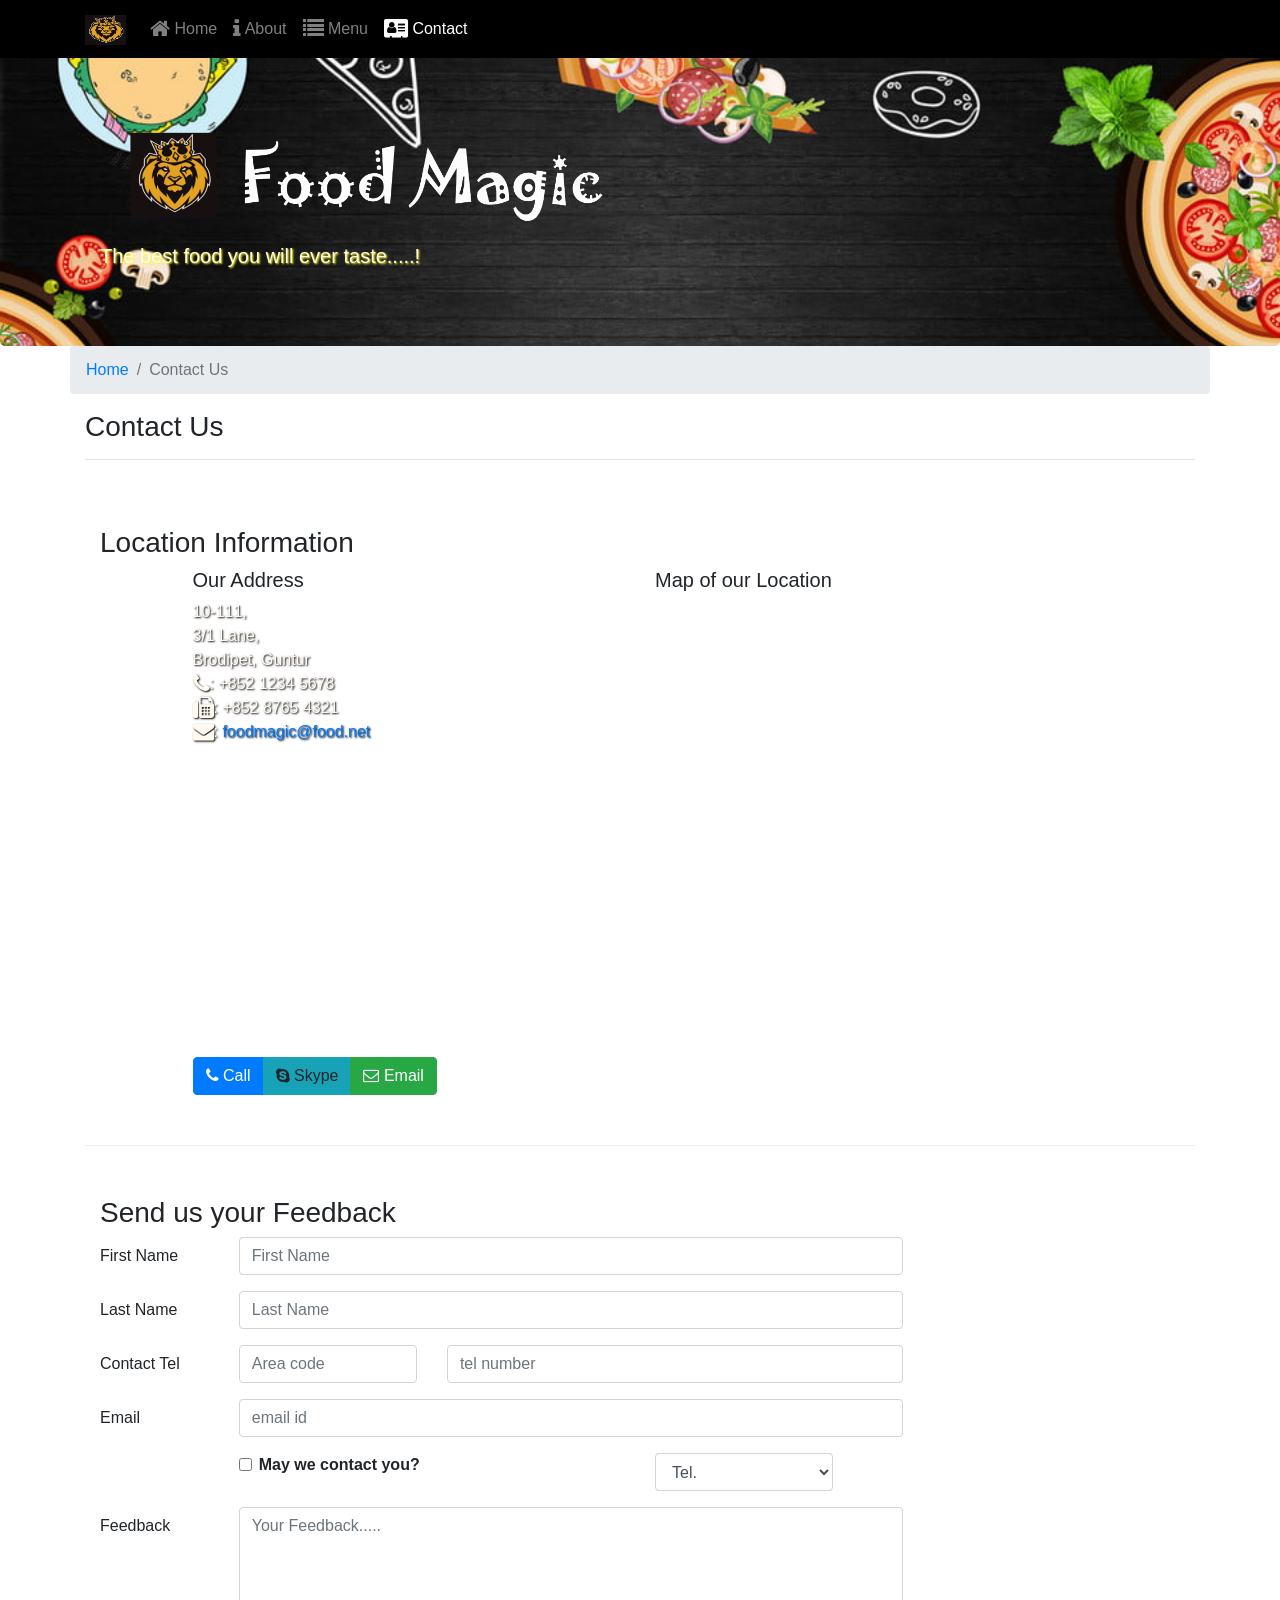
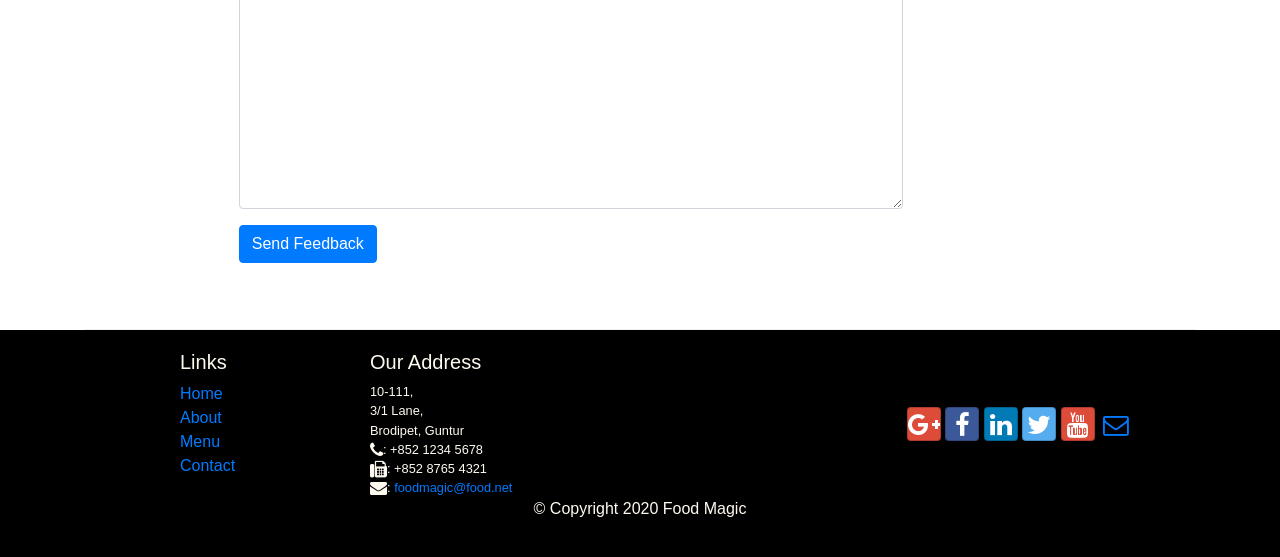
<file: contactus.html>
<!DOCTYPE html><html lang="en"><head><title>Food Magic</title><meta charset="utf-8"><meta name="viewport" content="width=device-width,initial-scale=1,shrink-to-fit=no"><meta http-equiv="x-ua-compatible" content="ie=edge"><link rel="stylesheet" href="css/main.css"></head><body><nav class="navbar navbar-dark navbar-expand-sm fixed-top"><div class="container"><button class="navbar-toggler" type="button" data-toggle="collapse" data-target="#Navbar"><span class="navbar-toggler-icon"></span></button> <a class="navbar-brand" href="#"><img src="img/apple-touch-icon-152x152.png" height="30" width="41"></a><div class="collapse navbar-collapse" id="Navbar"><ul class="navbar-nav mr-auto"><li class="nav-item"><a class="nav-link" href="./index.html"><span class="fa fa-home fa-lg"></span> Home</a></li><li class="nav-item"><a class="nav-link" href="./aboutus.html"><span class="fa fa-info fa-lg"></span> About</a></li><li class="nav-item"><a class="nav-link" href="./menu.html"><span class="fa fa-list fa-lg"></span> Menu</a></li><li class="nav-item active"><a class="nav-link" href="#"><span class="fa fa-address-card fa-lg"></span> Contact</a></li></ul></div></div></nav><header class="jumbotron"><div class="container"><div class="row row-header"><div class="col-12 col-sm-6"><h1><img src="img/mylogo.png" class="img-fluid"></h1><h5>The best food you will ever taste.....!</h5></div></div></div></header><div class="container"><div class="row"><ol class="col-12 breadcrumb"><li class="breadcrumb-item"><a href="./index.html">Home</a></li><li class="breadcrumb-item active">Contact Us</li></ol><div class="col-12"><h3>Contact Us</h3><hr></div></div><div class="row row-content"><div class="col-12"><h3>Location Information</h3></div><div class="col-12 col-sm-4 offset-sm-1"><h5>Our Address</h5><address style="font-size:100%">10-111,<br>3/1 Lane,<br>Brodipet, Guntur<br><i class="fa fa-phone fa-lg"></i>: +852 1234 5678<br><i class="fa fa-fax fa-lg"></i>: +852 8765 4321<br><i class="fa fa-envelope fa-lg"></i>: <a href="mailto:foodmagic@food.net">foodmagic@food.net</a></address></div><div class="col-12 col-sm-6 offset-sm-1"><h5>Map of our Location</h5><iframe src="https://www.google.com/maps/embed?pb=!1m18!1m12!1m3!1d122527.61496426191!2d80.36447785499799!3d16.32355905268201!2m3!1f0!2f0!3f0!3m2!1i1024!2i768!4f13.1!3m3!1m2!1s0x3a4a755cb1787785%3A0x9f7999dd90f1e694!2sGuntur%2C%20Andhra%20Pradesh!5e0!3m2!1sen!2sin!4v1600784853232!5m2!1sen!2sin" width="600" height="450" frameborder="0" style="border:0" allowfullscreen="" aria-hidden="false" tabindex="0"></iframe></div><div class="col-12 col-sm-11 offset-sm-1"><div class="btn-group" role="group"><a role="button" class="btn btn-primary" href="tel:+85212345678"><i class="fa fa-phone"></i> Call</a> <a role="button" class="btn btn-info"><i class="fa fa-skype"></i> Skype</a> <a role="button" class="btn btn-success" href="mailto:confusion@food.net"><i class="fa fa-envelope-o"></i> Email</a></div></div></div><div class="row row-content"><div class="col-12"><h3>Send us your Feedback</h3></div><div class="col-12 col-md-9"><form><div class="form-group row"><label for="firstname" class="col-md-2 col-form-label">First Name</label><div class="col-md-10"><input type="text" class="form-control" id="firstname" name="firstname" placeholder="First Name"></div></div><div class="form-group row"><label for="lastname" class="col-md-2 col-form-label">Last Name</label><div class="col-md-10"><input type="text" class="form-control" id="lastname" name="lastname" placeholder="Last Name"></div></div><div class="form-group row"><label for="telnum" class="col-12 col-md-2 col-form-label">Contact Tel</label><div class="col-5 col-md-3"><input type="tel" class="form-control" id="areacode" name="areacode" placeholder="Area code"></div><div class="col-7 col-md-7"><input type="tel" class="form-control" id="telnum" name="telnum" placeholder="tel number"></div></div><div class="form-group row"><label for="emailid" class="col-md-2 col-form-label">Email</label><div class="col-md-10"><input type="email" class="form-control" id="emailid" name="lastname" placeholder="email id"></div></div><div class="form-group row"><div class="col-md-6 offset-md-2"><div class="form-check"><input type="checkbox" class="form-check-input" name="approve" id="approve"> <label class="form-check-label" for="approve"><strong>May we contact you?</strong></label></div></div><div class="col-md-3 offse-md-1"><select class="form-control"><option>Tel.</option><option>Email</option></select></div></div><div class="form-group row"><label for="feedback" class="col-md-2 col-form-label">Feedback</label><div class="col-md-10"><textarea class="form-control" id="feedback" name="feedback" rows="12" placeholder="Your Feedback....."></textarea></div></div><div class="form-group row"><div class="offset-md-2 col-md-10"><button type="submit" class="btn btn-primary">Send Feedback</button></div></div></form></div></div></div><footer class="footer"><div class="container"><div class="row"><div class="col-4 offset-1 col-sm-2"><h5>Links</h5><ul class="list-unstyled"><li><a href="./index.html">Home</a></li><li><a href="./aboutus.html">About</a></li><li><a href="./menu.html">Menu</a></li><li><a href="#">Contact</a></li></ul></div><div class="col-7 col-sm-5"><h5>Our Address</h5><address>10-111,<br>3/1 Lane,<br>Brodipet, Guntur<br><i class="fa fa-phone fa-lg"></i>: +852 1234 5678<br><i class="fa fa-fax fa-lg"></i>: +852 8765 4321<br><i class="fa fa-envelope fa-lg"></i>: <a href="mailto:foodmagic@food.net">foodmagic@food.net</a></address></div><div class="col-12 col-sm-4 align-self-center"><div class="text-center"><a class="btn btn-social-icon btn-google" href="http://google.com/+"><i class="fa fa-google-plus"></i></a> <a class="btn btn-social-icon btn-facebook" href="http://www.facebook.com/profile.php?id="><i class="fa fa-facebook"></i></a> <a class="btn btn-social-icon btn-linkedin" href="http://www.linkedin.com/in/"><i class="fa fa-linkedin"></i></a> <a class="btn btn-social-icon btn-twitter" href="http://twitter.com/"><i class="fa fa-twitter"></i></a> <a class="btn btn-social-icon btn-google" href="http://youtube.com/"><i class="fa fa-youtube"></i></a> <a class="btn btn-social-icon" href="mailto:"><i class="fa fa-envelope-o"></i></a></div></div></div><div class="row justify-content-center"><div class="col-auto"><p>© Copyright 2020 Food Magic</p></div></div></div></footer><script src="js/main.js"></script></body></html>
</file>
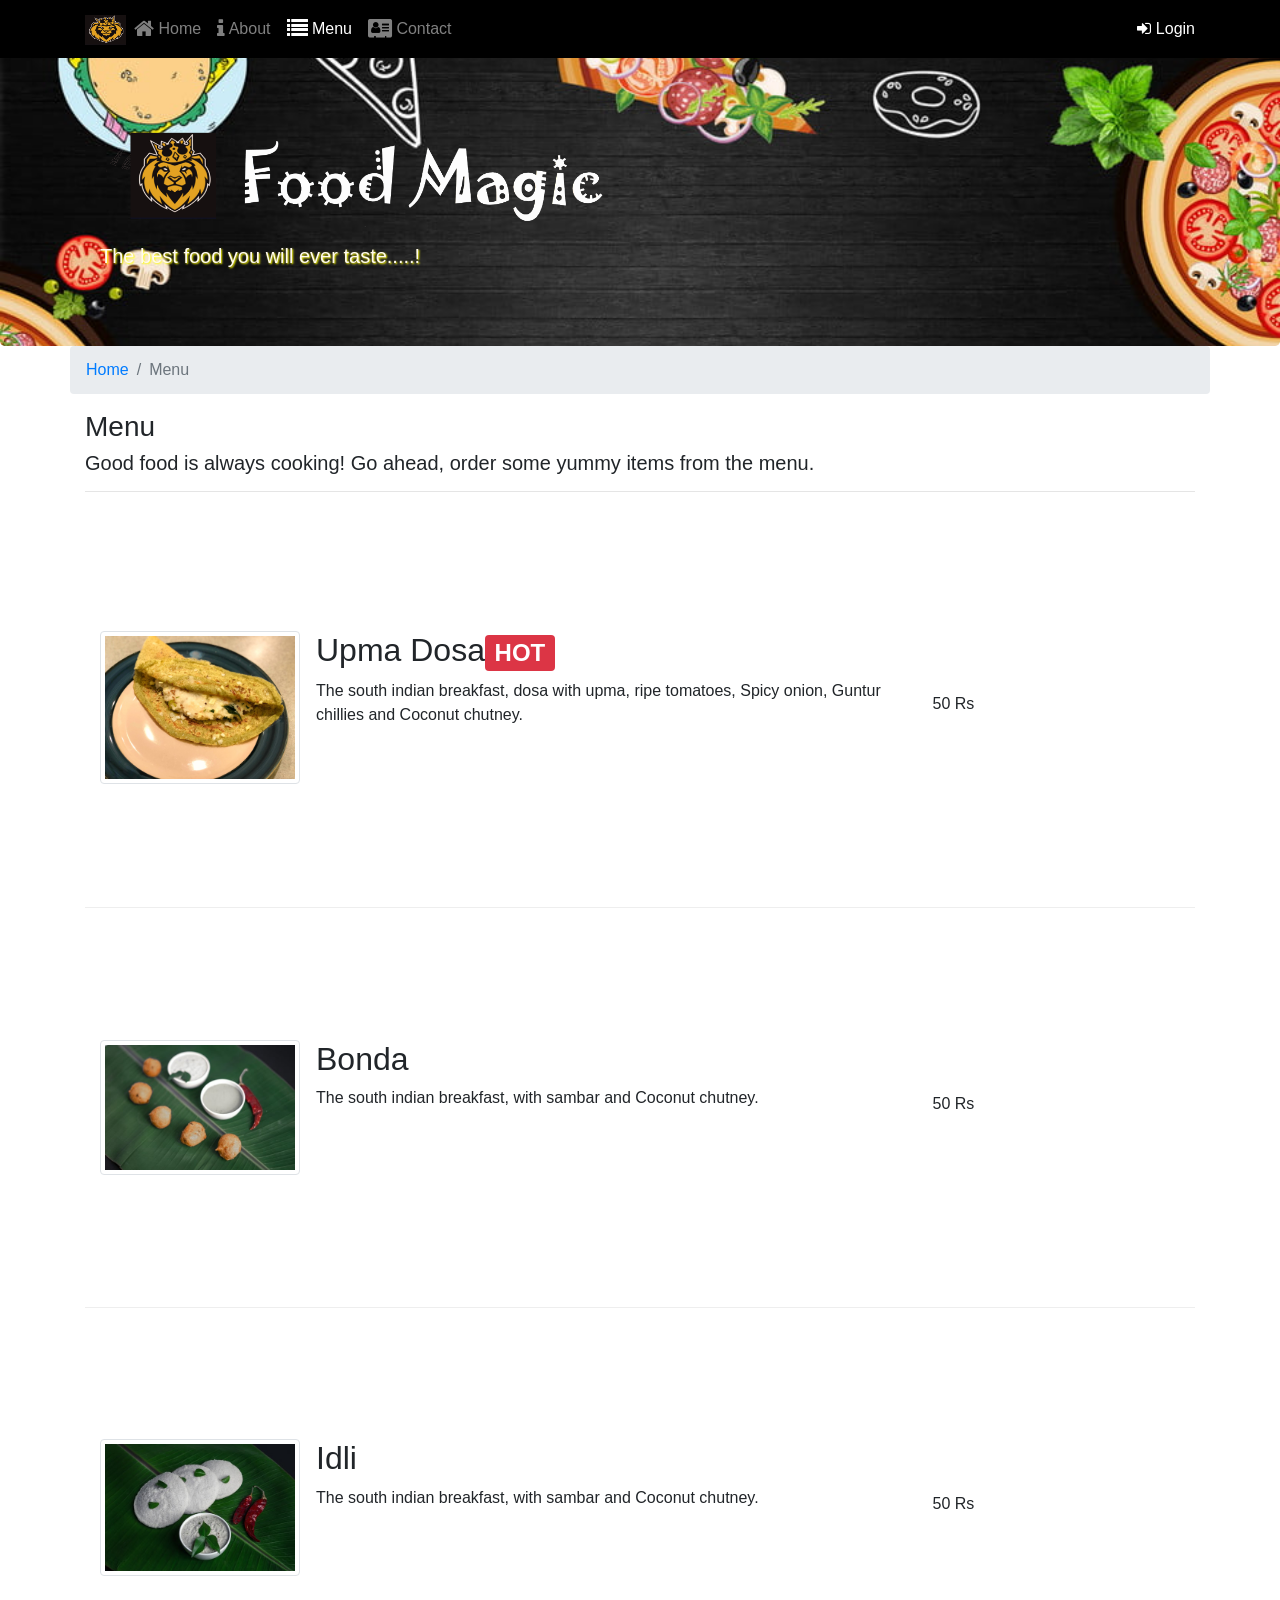
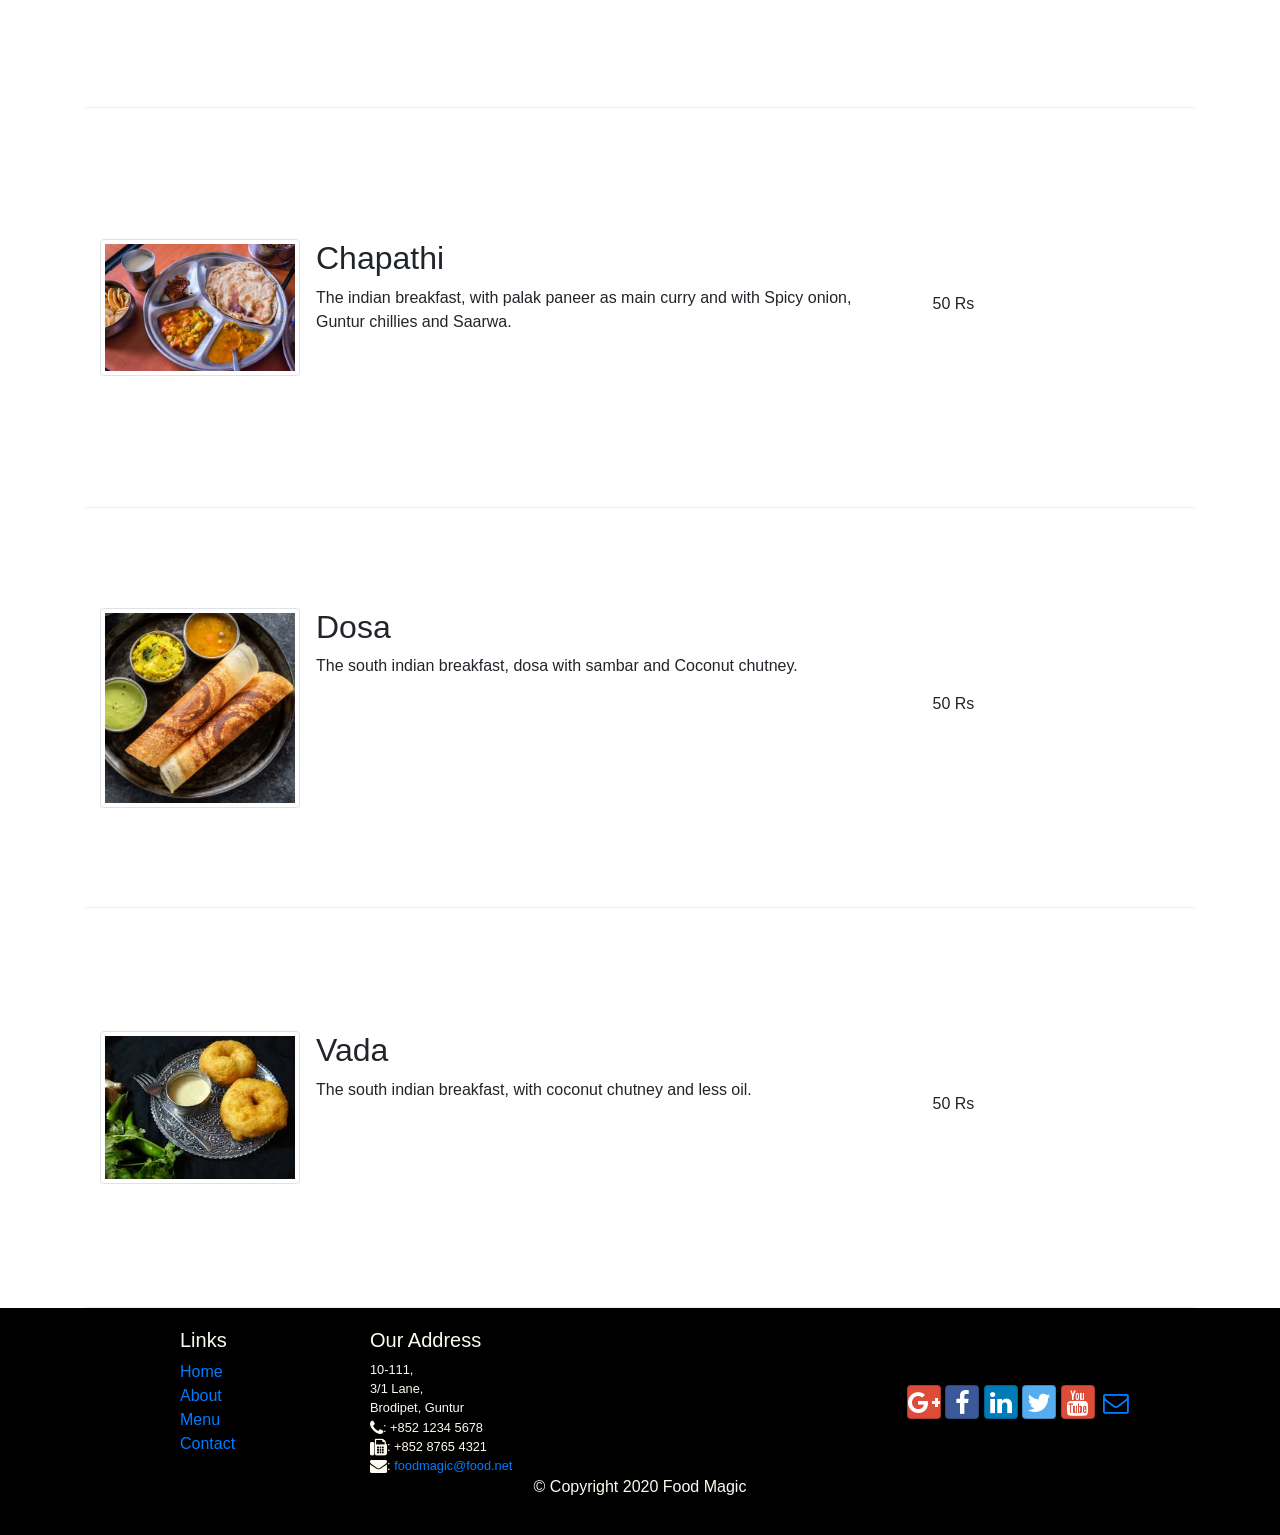
<file: menu.html>
<!DOCTYPE html><html lang="en"><head><meta charset="utf-8"><meta name="viewport" content="width=device-width,initial-scale=1,shrink-to-fit=no"><meta http-equiv="x-ua-compatible" content="ie=edge"><link rel="stylesheet" href="css/main.css"><title>Food Magic</title></head><body><nav class="navbar navbar-dark navbar-expand-lg scrolling-navbar fixed-top"><div class="container"><button class="navbar-toggler" type="button" data-toggle="collapse" data-target="#Navbar"><span class="navbar-toggler-icon"></span></button> <a class="navbar-brand mr-auto" href="#"><img src="img/apple-touch-icon-152x152.png" height="30" width="41"></a><div class="collapse navbar-collapse" id="Navbar"><ul class="navbar-nav mr-auto"><li class="nav-item"><a class="nav-link" href="./index.html"><span class="fa fa-home fa-lg"></span> Home</a></li><li class="nav-item"><a class="nav-link" href="./aboutus.html"><span class="fa fa-info fa-lg"></span> About</a></li><li class="nav-item active"><a class="nav-link" href="#"><span class="fa fa-list fa-lg"></span> Menu</a></li><li class="nav-item"><a class="nav-link" href="./contactus.html"><span class="fa fa-address-card fa-lg"></span> Contact</a></li></ul><span class="navbar-text"><a role="button" id="loginbtn"><span class="fa fa-sign-in"></span> Login</a></span></div></div></nav><header class="jumbotron"><div class="container"><div class="row row-header"><div class="col-12 col-sm-6 align-self-center"><h1><img src="img/mylogo.png" class="img-fluid"></h1><h5>The best food you will ever taste.....!</h5></div></div></div></header><div class="container"><div class="row"><ol class="col-12 breadcrumb"><li class="breadcrumb-item"><a href="./index.html">Home</a></li><li class="breadcrumb-item active">Menu</li></ol><div class="col-12 align-self-center"><h3>Menu</h3><h5>Good food is always cooking! Go ahead, order some yummy items from the menu.</h5><hr></div></div></div><div class="container"><div class="row row-content align-items-center"><div class="col-12 col-sm-4 order-sm-last col-md-3"><h6>50 Rs</h6></div><div class="col col-sm order-sm-first col-md"><div class="media"><img class="d-flex mr-3 img-thumbnail align-self-center" src="img/upma dosa 2.jpg" width="200" height="100" alt="upma dosa"><div class="media-body"><h2 class="mt-0">Upma Dosa<span class="badge badge-danger">HOT</span></h2><p>The south indian breakfast, dosa with upma, ripe tomatoes, Spicy onion, Guntur chillies and Coconut chutney.</p></div></div></div></div><div class="row row-content align-items-center"><div class="col-12 col-sm-4 order-sm-last col-md-3"><h6>50 Rs</h6></div><div class="col col-sm order-sm-first col-md"><div class="media"><img class="d-flex mr-3 img-thumbnail align-self-center" src="img/bondas.jfif" width="200" height="200" alt="bondas"><div class="media-body"><h2 class="mt-0">Bonda</h2><p>The south indian breakfast, with sambar and Coconut chutney.</p></div></div></div></div><div class="row row-content align-items-center"><div class="col-12 col-sm-4 order-sm-last col-md-3"><h6>50 Rs</h6></div><div class="col col-sm order-sm-first col-md"><div class="media"><img class="d-flex mr-3 img-thumbnail align-self-center" src="img/idli.jfif" width="200" height="200" alt="Idli"><div class="media-body"><h2 class="mt-0">Idli</h2><p>The south indian breakfast, with sambar and Coconut chutney.</p></div></div></div></div><div class="row row-content align-items-center"><div class="col-12 col-sm-4 order-sm-last col-md-3"><h6>50 Rs</h6></div><div class="col col-sm order-sm-first col-md"><div class="media"><img class="d-flex mr-3 img-thumbnail align-self-center" src="img/chapathi.jfif" width="200" height="100" alt="chapathi"><div class="media-body"><h2 class="mt-0">Chapathi</h2><p>The indian breakfast, with palak paneer as main curry and with Spicy onion, Guntur chillies and Saarwa.</p></div></div></div></div><div class="row row-content align-items-center"><div class="col-12 col-sm-4 order-sm-last col-md-3"><h6>50 Rs</h6></div><div class="col col-sm order-sm-first col-md"><div class="media"><img class="d-flex mr-3 img-thumbnail align-self-center" src="img/dosa.jpg" width="200" height="100" alt="dosa"><div class="media-body"><h2 class="mt-0">Dosa</h2><p>The south indian breakfast, dosa with sambar and Coconut chutney.</p></div></div></div></div><div class="row row-content align-items-center"><div class="col-12 col-sm-4 order-sm-last col-md-3"><h6>50 Rs</h6></div><div class="col col-sm order-sm-first col-md"><div class="media"><img class="d-flex mr-3 img-thumbnail align-self-center" src="img/vada.jfif" width="200" height="100" alt="vada"><div class="media-body"><h2 class="mt-0">Vada</h2><p>The south indian breakfast, with coconut chutney and less oil.</p></div></div></div></div></div><footer class="footer"><div class="container"><div class="row"><div class="col-4 offset-1 col-sm-2"><h5>Links</h5><ul class="list-unstyled"><li><a href="./index.html">Home</a></li><li><a href="./aboutus.html">About</a></li><li><a href="#">Menu</a></li><li><a href="./contactus.html">Contact</a></li></ul></div><div class="col-7 col-sm-5"><h5>Our Address</h5><address>10-111,<br>3/1 Lane,<br>Brodipet, Guntur<br><i class="fa fa-phone fa-lg"></i>: +852 1234 5678<br><i class="fa fa-fax fa-lg"></i>: +852 8765 4321<br><i class="fa fa-envelope fa-lg"></i>: <a href="mailto:foodmagic@food.net">foodmagic@food.net</a></address></div><div class="col-12 col-sm-4 align-self-center"><div class="text-center"><a class="btn btn-social-icon btn-google" href="http://google.com/+"><i class="fa fa-google-plus"></i></a> <a class="btn btn-social-icon btn-facebook" href="http://www.facebook.com/profile.php?id="><i class="fa fa-facebook"></i></a> <a class="btn btn-social-icon btn-linkedin" href="http://www.linkedin.com/in/"><i class="fa fa-linkedin"></i></a> <a class="btn btn-social-icon btn-twitter" href="http://twitter.com/"><i class="fa fa-twitter"></i></a> <a class="btn btn-social-icon btn-google" href="http://youtube.com/"><i class="fa fa-youtube"></i></a> <a class="btn btn-social-icon" href="mailto:"><i class="fa fa-envelope-o"></i></a></div></div></div><div class="row justify-content-center"><div class="col-auto"><p>© Copyright 2020 Food Magic</p></div></div></div></footer><script src="js/main.js"></script></body></html>
</file>
<file: style.css>
/* ═══════════════════════════════
   NEURAL MISSION CONTROL THEME
   ═══════════════════════════════ */
:root {
  --bg: #030614;
  --bg2: #060c1f;
  --bg3: #0a1128;
  --surface: #0d1530;
  --border: rgba(0, 240, 255, 0.08);
  --border-h: rgba(0, 240, 255, 0.22);
  --text: #e8ecf4;
  --text2: rgba(224,230,240,0.6);
  --text3: rgba(224,230,240,0.32);
  --cyan: #00f0ff;
  --cyan-rgb: 0,240,255;
  --cyan-dim: rgba(0,240,255,0.08);
  --cyan-glow: rgba(0,240,255,0.15);
  --amber: #ffb800;
  --amber-rgb: 255,184,0;
  --green: #00ff88;
  --font: 'Inter', -apple-system, sans-serif;
  --display: 'Space Grotesk', var(--font);
  --mono: 'JetBrains Mono', monospace;
  --ease: cubic-bezier(.16,1,.3,1);
  --spring: cubic-bezier(.34,1.56,.64,1);
  --nav-h: 64px;
}

*, *::before, *::after { box-sizing: border-box; margin: 0; padding: 0; }
html { scroll-behavior: smooth; scroll-padding-top: calc(var(--nav-h) + 1rem); }

body {
  font-family: var(--font);
  background: var(--bg);
  color: var(--text);
  line-height: 1.6;
  overflow-x: hidden;
  cursor: none;
  -webkit-font-smoothing: antialiased;
}

@media (prefers-reduced-motion: reduce) {
  *, *::before, *::after { animation-duration: 0.01ms !important; transition-duration: 0.01ms !important; }
  .reveal { opacity: 1 !important; transform: none !important; }
}

a { color: inherit; text-decoration: none; cursor: none; }
button { cursor: none; font-family: inherit; border: none; background: none; color: inherit; }
ul { list-style: none; }
::selection { background: var(--cyan); color: var(--bg); }
:focus-visible { outline: 2px solid var(--cyan); outline-offset: 2px; border-radius: 4px; }

/* ═══ NEURAL CANVAS ═══ */
#neural-bg {
  position: fixed;
  inset: 0;
  width: 100%;
  height: 100%;
  z-index: 0;
  pointer-events: none;
}

.noise {
  position: fixed; inset: 0; z-index: 1; pointer-events: none; opacity: 0.025;
  background-image: url("data:image/svg+xml,%3Csvg viewBox='0 0 256 256' xmlns='http://www.w3.org/2000/svg'%3E%3Cfilter id='n'%3E%3CfeTurbulence type='fractalNoise' baseFrequency='0.85' numOctaves='4' stitchTiles='stitch'/%3E%3C/filter%3E%3Crect width='100%25' height='100%25' filter='url(%23n)'/%3E%3C/svg%3E");
  background-size: 128px 128px;
}

/* Grid overlay */
.grid-overlay {
  position: fixed; inset: 0; z-index: 1; pointer-events: none;
  background-image:
    linear-gradient(rgba(0,240,255,0.015) 1px, transparent 1px),
    linear-gradient(90deg, rgba(0,240,255,0.015) 1px, transparent 1px);
  background-size: 60px 60px;
  mask-image: radial-gradient(ellipse 70% 60% at 50% 40%, black, transparent);
}

/* ═══ SCROLL PROGRESS ═══ */
.scroll-progress {
  position: fixed; top: 0; left: 0; height: 2px; width: 0%;
  background: linear-gradient(90deg, var(--cyan), var(--amber), var(--cyan));
  background-size: 200% 100%;
  z-index: 10001;
  box-shadow: 0 0 16px rgba(var(--cyan-rgb), 0.6), 0 0 4px rgba(var(--cyan-rgb), 0.3);
  animation: progress-shimmer 3s linear infinite;
}
@keyframes progress-shimmer { 0% { background-position: 0% 0; } 100% { background-position: 200% 0; } }

/* ═══ CURSOR ═══ */
.cursor {
  width: 6px; height: 6px; background: var(--cyan); border-radius: 50%;
  position: fixed; pointer-events: none; z-index: 10000;
  transform: translate(-50%,-50%);
  box-shadow: 0 0 8px rgba(var(--cyan-rgb), 0.6);
  transition: width .2s var(--ease), height .2s var(--ease), background .2s;
}
.cursor.hover { width: 40px; height: 40px; background: rgba(var(--cyan-rgb), 0.1); box-shadow: none; border: 1px solid rgba(var(--cyan-rgb), 0.4); }
.cursor-ring {
  width: 32px; height: 32px; border: 1px solid rgba(var(--cyan-rgb), 0.2); border-radius: 50%;
  position: fixed; pointer-events: none; z-index: 9999;
  transform: translate(-50%,-50%); will-change: transform;
  transition: width .3s var(--ease), height .3s var(--ease);
}
.cursor-ring.hover { width: 52px; height: 52px; border-color: rgba(var(--cyan-rgb), 0.1); }

/* ═══ NAV ═══ */
.nav {
  position: fixed; top: 0; left: 0; right: 0; height: var(--nav-h);
  display: flex; align-items: center; justify-content: space-between;
  padding: 0 clamp(1.25rem,4vw,3rem); z-index: 1000;
  background: rgba(3,6,20,0.5); backdrop-filter: blur(24px) saturate(1.2);
  border-bottom: 1px solid transparent;
  transition: border-color .3s, background .3s, box-shadow .3s;
}
.nav.scrolled { border-bottom-color: var(--border); background: rgba(3,6,20,0.92); box-shadow: 0 4px 30px rgba(0,0,0,0.3); }

.nav-logo {
  font-family: var(--mono); font-weight: 700; font-size: 1.1rem; letter-spacing: -.02em;
  color: var(--cyan); transition: text-shadow .3s;
  text-shadow: 0 0 12px rgba(var(--cyan-rgb), 0.2);
}
.nav-logo:hover { text-shadow: 0 0 20px rgba(var(--cyan-rgb), 0.5); }
.logo-bracket { opacity: 0.4; transition: opacity .3s; }
.nav-logo:hover .logo-bracket { opacity: 0.7; }

.nav-links { display: flex; gap: 1.75rem; }
.nav-link {
  font-family: var(--mono); font-size: 0.75rem; font-weight: 500;
  color: var(--text3); letter-spacing: 0.08em; text-transform: uppercase;
  display: flex; align-items: center; gap: 0.5rem;
  transition: color .3s;
}
.nav-link:hover, .nav-link.active { color: var(--cyan); }
.nav-dot {
  width: 4px; height: 4px; border-radius: 50%;
  background: var(--text3); transition: background .3s, box-shadow .3s;
}
.nav-link:hover .nav-dot, .nav-link.active .nav-dot {
  background: var(--cyan); box-shadow: 0 0 6px rgba(var(--cyan-rgb), 0.5);
}

.nav-right { display: flex; align-items: center; gap: .75rem; }
.nav-cmd {
  display: flex; align-items: center; gap: .5rem;
  font-family: var(--mono); font-size: .7rem; color: var(--text3);
  padding: .3rem .6rem; border: 1px solid var(--border); border-radius: 6px;
  transition: all .25s;
}
.nav-cmd:hover { border-color: var(--border-h); color: var(--text2); }
.nav-cmd kbd {
  font-family: var(--mono); font-size: .6rem; padding: .1rem .3rem;
  background: rgba(var(--cyan-rgb), 0.06); border: 1px solid var(--border); border-radius: 3px;
}

/* Hamburger */
.hamburger { display: none; flex-direction: column; gap: 4px; padding: 4px; }
.hamburger span { display: block; width: 20px; height: 1.5px; background: var(--text2); transition: all .3s var(--ease); transform-origin: center; }
.hamburger.open span:nth-child(1) { transform: translateY(5.5px) rotate(45deg); }
.hamburger.open span:nth-child(2) { opacity: 0; }
.hamburger.open span:nth-child(3) { transform: translateY(-5.5px) rotate(-45deg); }

/* Mobile menu */
.mobile-menu {
  position: fixed; inset: 0; z-index: 999;
  background: rgba(3,6,20,0.95); backdrop-filter: blur(20px);
  display: flex; flex-direction: column; align-items: center; justify-content: center; gap: 0;
  opacity: 0; pointer-events: none; transition: opacity .3s;
}
.mobile-menu.open { opacity: 1; pointer-events: all; }
.mm-link {
  font-family: var(--display); font-size: 1.5rem; font-weight: 700;
  color: var(--text2); padding: .6rem 1.5rem; transition: color .3s;
}
.mm-link:hover { color: var(--cyan); }
.mm-sub { font-size: 1rem; font-weight: 500; }
.mm-divider { width: 32px; height: 1px; background: var(--border-h); margin: .75rem 0; }

/* ═══ COMMAND PALETTE ═══ */
.cmd-overlay {
  position: fixed; inset: 0; z-index: 10002;
  background: rgba(0,0,0,0.55); backdrop-filter: blur(6px);
  display: flex; align-items: flex-start; justify-content: center; padding-top: 18vh;
  opacity: 0; pointer-events: none; transition: opacity .2s;
}
.cmd-overlay.open { opacity: 1; pointer-events: all; }
.cmd-palette {
  width: min(520px,92vw); background: var(--bg2);
  border: 1px solid var(--border-h); border-radius: 12px;
  box-shadow: 0 24px 80px rgba(0,0,0,0.5), 0 0 1px rgba(var(--cyan-rgb), 0.2) inset;
  overflow: hidden;
  transform: scale(.96) translateY(-8px); opacity: 0;
  transition: transform .25s var(--spring), opacity .2s;
}
.cmd-overlay.open .cmd-palette { transform: scale(1) translateY(0); opacity: 1; }

.cmd-top {
  display: flex; align-items: center; gap: .6rem;
  padding: .75rem 1rem; border-bottom: 1px solid var(--border); color: var(--text3);
}
.cmd-input {
  flex: 1; background: none; border: none; outline: none;
  font-family: var(--mono); font-size: .85rem; color: var(--text); caret-color: var(--cyan);
}
.cmd-input::placeholder { color: var(--text3); }
.cmd-top kbd {
  font-family: var(--mono); font-size: .55rem; padding: .15rem .35rem;
  background: rgba(var(--cyan-rgb), 0.06); border: 1px solid var(--border); border-radius: 3px; color: var(--text3);
}
.cmd-results { max-height: 300px; overflow-y: auto; padding: .4rem; }
.cmd-results::-webkit-scrollbar { width: 3px; }
.cmd-results::-webkit-scrollbar-thumb { background: var(--border-h); border-radius: 3px; }

.cmd-item {
  display: flex; align-items: center; gap: .6rem;
  padding: .5rem .65rem; border-radius: 6px; color: var(--text2);
  font-family: var(--mono); font-size: .8rem; transition: all .12s; cursor: none;
}
.cmd-item.active, .cmd-item:hover { background: rgba(var(--cyan-rgb), 0.08); color: var(--text); }
.cmd-item-dot {
  width: 6px; height: 6px; border-radius: 50%; background: var(--text3); flex-shrink: 0;
}
.cmd-item.active .cmd-item-dot { background: var(--cyan); box-shadow: 0 0 6px rgba(var(--cyan-rgb), 0.4); }
.cmd-item small { display: block; font-size: .65rem; color: var(--text3); margin-top: 1px; }
.cmd-empty { padding: 1.5rem; text-align: center; color: var(--text3); font-family: var(--mono); font-size: .8rem; }
.cmd-foot {
  display: flex; gap: 1.25rem; padding: .5rem 1rem; border-top: 1px solid var(--border);
  font-family: var(--mono); font-size: .6rem; color: var(--text3);
}
.cmd-foot kbd {
  font-family: var(--mono); font-size: .55rem; padding: .1rem .25rem;
  background: rgba(var(--cyan-rgb), 0.06); border: 1px solid var(--border); border-radius: 3px; margin-right: .2rem;
}

/* ═══ HERO ═══ */
.hero {
  min-height: 100vh; min-height: 100dvh;
  display: flex; align-items: center; justify-content: center; position: relative;
  padding: calc(var(--nav-h) + 3rem) clamp(1.25rem,4vw,3rem) 4rem;
  z-index: 2;
}
.hero::after {
  content: ''; position: absolute; top: 20%; right: 0; width: 50%; height: 60%;
  background: radial-gradient(ellipse at 70% 50%, rgba(var(--cyan-rgb), 0.03), transparent 60%);
  pointer-events: none;
}
.hero-inner {
  display: grid; grid-template-columns: 1fr 1fr; gap: clamp(2rem,4vw,4rem);
  align-items: center; max-width: 1200px; width: 100%;
}
.hero-content { width: 100%; }

/* ═══ HERO VISUAL ═══ */
.hero-visual { position: relative; width: 100%; }

/* VIZ 2: Terminal */
.term-window {
  background: var(--bg2); border: 1px solid var(--border); border-radius: 12px;
  overflow: hidden; box-shadow: 0 16px 48px rgba(0,0,0,0.3);
}
.term-bar {
  display: flex; align-items: center; gap: .4rem;
  padding: .6rem .8rem; background: rgba(var(--cyan-rgb), 0.02);
  border-bottom: 1px solid var(--border);
}
.term-dot { width: 8px; height: 8px; border-radius: 50%; }
.term-dot--red { background: #ff5f57; }
.term-dot--yellow { background: #febc2e; }
.term-dot--green { background: #28c840; }
.term-title {
  font-family: var(--mono); font-size: .6rem; color: var(--text3);
  margin-left: .5rem;
}
.term-body {
  padding: 1rem; min-height: 310px; max-height: 310px;
  overflow-y: auto; font-family: var(--mono); font-size: .7rem; line-height: 1.8;
}
.term-body::-webkit-scrollbar { width: 3px; }
.term-body::-webkit-scrollbar-thumb { background: var(--border-h); border-radius: 3px; }
.term-line { color: var(--text2); }
.term-prompt { color: var(--green); font-weight: 700; }
.term-cmd { color: var(--cyan); }
.term-output { color: var(--text3); }
.term-success { color: var(--green); }
.term-amber { color: var(--amber); }
.term-cursor {
  display: inline-block; width: 6px; height: 12px; background: var(--cyan);
  animation: blink-cursor .8s step-end infinite; vertical-align: middle; margin-left: 2px;
}
@keyframes blink-cursor { 50% { opacity: 0; } }

.term-input-row {
  display: flex; align-items: center; gap: .4rem;
  padding: .25rem 1rem .75rem; font-family: var(--mono); font-size: .7rem;
}
.term-input {
  flex: 1; background: none; border: none; outline: none;
  font-family: var(--mono); font-size: .7rem; color: var(--cyan);
  caret-color: var(--cyan); line-height: 1.8;
}
.term-input::placeholder { color: var(--text3); }

.hero-signal {
  display: inline-flex; align-items: center; gap: .5rem;
  font-family: var(--mono); font-size: .7rem; font-weight: 500; letter-spacing: .12em;
  color: var(--green); margin-bottom: 1.75rem;
}
.signal-dot {
  width: 6px; height: 6px; border-radius: 50%; background: var(--green);
  box-shadow: 0 0 8px rgba(0,255,136,0.5);
  animation: pulse-green 2s ease-in-out infinite;
}
.signal-line { width: 24px; height: 1px; background: linear-gradient(90deg, var(--green), transparent); }

@keyframes pulse-green {
  0%,100% { box-shadow: 0 0 4px rgba(0,255,136,0.3); }
  50% { box-shadow: 0 0 12px rgba(0,255,136,0.6); }
}

.hero-title {
  font-family: var(--display); font-size: clamp(2.5rem,6vw,4.5rem);
  font-weight: 800; line-height: 1.1; letter-spacing: -.04em; margin-bottom: 1.5rem;
}
.hero-line { display: block; overflow: hidden; }
.hero-hi { color: var(--text2); font-weight: 500; }
.hero-name {
  color: var(--cyan);
  text-shadow: 0 0 40px rgba(var(--cyan-rgb), 0.3), 0 0 80px rgba(var(--cyan-rgb), 0.1);
  background: linear-gradient(135deg, var(--cyan), #60f0ff, var(--cyan));
  -webkit-background-clip: text; background-clip: text;
  -webkit-text-fill-color: transparent;
  filter: drop-shadow(0 0 20px rgba(var(--cyan-rgb), 0.25));
}
.hero-sub-line { color: var(--text); }
.hero-rotate {
  color: var(--amber);
  text-shadow: 0 0 30px rgba(var(--amber-rgb), 0.2);
  transition: opacity .3s, transform .3s var(--ease);
}

.hero-desc {
  font-size: clamp(.9rem,1.3vw,1.05rem); color: var(--text2);
  max-width: 520px; line-height: 1.8; margin-bottom: 2rem;
}

.hero-actions { display: flex; gap: .75rem; flex-wrap: wrap; margin-bottom: 3rem; }

/* Buttons */
.btn {
  display: inline-flex; font-family: var(--mono); font-size: .8rem; font-weight: 600;
  letter-spacing: .04em; border-radius: 8px; overflow: hidden; position: relative;
  transition: transform .4s var(--ease), box-shadow .4s;
}
.btn-inner { display: flex; align-items: center; gap: .4rem; padding: .7rem 1.4rem; position: relative; z-index: 1; }
.btn-arrow { transition: transform .3s var(--ease); }
.btn:hover .btn-arrow { transform: translateX(3px); }

.btn-primary {
  background: linear-gradient(135deg, var(--cyan), #00c8d6);
  color: var(--bg);
  box-shadow: 0 4px 20px rgba(var(--cyan-rgb), 0.25), inset 0 1px 0 rgba(255,255,255,0.15);
}
.btn-primary::after {
  content: ''; position: absolute; inset: 0;
  background: linear-gradient(135deg, transparent, rgba(255,255,255,0.1), transparent);
  transform: translateX(-100%); transition: transform .5s var(--ease);
}
.btn-primary:hover::after { transform: translateX(100%); }
.btn-primary:hover { box-shadow: 0 8px 32px rgba(var(--cyan-rgb), 0.4), 0 0 0 1px rgba(var(--cyan-rgb), 0.3); }
.btn-outline {
  background: rgba(var(--cyan-rgb), 0.03); color: var(--text2);
  border: 1px solid var(--border);
  backdrop-filter: blur(8px);
}
.btn-outline:hover { border-color: var(--cyan); color: var(--cyan); background: rgba(var(--cyan-rgb), 0.06); box-shadow: 0 0 20px rgba(var(--cyan-rgb), 0.08); }
.btn-lg .btn-inner { padding: .85rem 1.8rem; font-size: .85rem; }

/* Hero stats */
.hero-stats {
  display: flex; align-items: center; gap: 1.5rem;
  padding: 1rem 1.5rem; background: rgba(var(--cyan-rgb), 0.03);
  border: 1px solid var(--border); border-radius: 12px;
  max-width: fit-content;
  backdrop-filter: blur(12px);
  box-shadow: 0 4px 24px rgba(0,0,0,0.2), inset 0 1px 0 rgba(var(--cyan-rgb), 0.06);
}
.hero-stat { text-align: center; }
.hs-num {
  display: block; font-family: var(--display); font-size: 1.85rem; font-weight: 800;
  background: linear-gradient(135deg, var(--cyan), #60f0ff);
  -webkit-background-clip: text; background-clip: text;
  -webkit-text-fill-color: transparent;
  line-height: 1.2;
}
.hs-label { font-family: var(--mono); font-size: .6rem; color: var(--text3); letter-spacing: .1em; text-transform: uppercase; }
.hero-stat-sep { width: 1px; height: 32px; background: var(--border); }

/* Scroll indicator */
.hero-scroll {
  position: absolute; bottom: 2rem; left: 50%; transform: translateX(-50%);
  display: flex; flex-direction: column; align-items: center; gap: .6rem;
  font-family: var(--mono); font-size: .6rem; color: var(--text3); letter-spacing: .15em;
}
.scroll-pulse {
  width: 8px; height: 8px; border-radius: 50%; background: var(--cyan);
  animation: scroll-bob 2s ease-in-out infinite;
}
@keyframes scroll-bob {
  0%,100% { transform: translateY(0); opacity: 1; }
  50% { transform: translateY(10px); opacity: 0.3; }
}

/* ═══ SECTIONS ═══ */
.section { padding: clamp(4rem,10vw,7rem) clamp(1.25rem,4vw,3rem); position: relative; z-index: 2; scroll-margin-top: var(--nav-h); }
.container { max-width: 1060px; margin: 0 auto; }

.sec-head { display: flex; align-items: center; gap: 1rem; margin-bottom: 2.5rem; }
.sec-indicator { position: relative; width: 10px; height: 10px; }
.sec-pulse {
  display: block; width: 10px; height: 10px; border-radius: 50%;
  background: var(--cyan); box-shadow: 0 0 8px rgba(var(--cyan-rgb), 0.4);
  animation: pulse-cyan 3s ease-in-out infinite;
}
@keyframes pulse-cyan {
  0%,100% { box-shadow: 0 0 4px rgba(var(--cyan-rgb), 0.3); transform: scale(1); }
  50% { box-shadow: 0 0 16px rgba(var(--cyan-rgb), 0.5); transform: scale(1.15); }
}
.sec-num { font-family: var(--mono); font-size: .75rem; color: var(--cyan); }
.sec-title { font-family: var(--display); font-size: clamp(1.5rem,2.8vw,2rem); font-weight: 700; letter-spacing: -.025em; white-space: nowrap; }
.sec-line { flex: 1; height: 1px; background: linear-gradient(90deg, var(--border-h), rgba(var(--cyan-rgb), 0.03), transparent); }

/* ═══ ABOUT ═══ */
.about-grid { display: grid; grid-template-columns: 1.2fr 1fr; gap: 3rem; align-items: start; }
.about-lead { font-size: 1.15rem; font-weight: 500; line-height: 1.7; margin-bottom: 1rem; }
.about-text p { color: var(--text2); margin-bottom: .875rem; line-height: 1.8; font-size: .9rem; }
.hl { color: var(--cyan); font-weight: 600; }

.about-cards { display: grid; grid-template-columns: 1fr 1fr; gap: .75rem; }
.data-card {
  background: linear-gradient(135deg, var(--bg2), rgba(var(--cyan-rgb), 0.02));
  border: 1px solid var(--border); border-radius: 12px;
  padding: 1.25rem 1rem; text-align: center; position: relative; overflow: hidden;
  transition: border-color .4s, box-shadow .4s, transform .4s var(--ease);
  backdrop-filter: blur(8px);
}
.data-card::after {
  content: ''; position: absolute; inset: 0; border-radius: 12px;
  background: radial-gradient(circle at var(--spot-x, 50%) var(--spot-y, 50%), rgba(var(--cyan-rgb), 0.06), transparent 60%);
  opacity: 0; transition: opacity .4s;
}
.data-card:hover::after { opacity: 1; }
.data-card:hover { border-color: var(--border-h); box-shadow: 0 8px 32px rgba(0,0,0,0.2), 0 0 1px rgba(var(--cyan-rgb), 0.2); transform: translateY(-2px); }
.dc-header {
  font-family: var(--mono); font-size: .55rem; color: var(--text3);
  letter-spacing: .12em; margin-bottom: .5rem; display: flex; align-items: center; justify-content: center; gap: .4rem;
}
.dc-dot { width: 4px; height: 4px; border-radius: 50%; background: var(--cyan); }
.dc-value {
  font-family: var(--display); font-size: 2.25rem; font-weight: 800;
  color: var(--cyan); line-height: 1;
  text-shadow: 0 0 20px rgba(var(--cyan-rgb), 0.3), 0 0 40px rgba(var(--cyan-rgb), 0.1);
  position: relative; z-index: 1;
}
.dc-plus { font-family: var(--display); font-size: 1.25rem; font-weight: 700; color: var(--amber); }

/* ═══ TIMELINE ═══ */
.timeline { position: relative; padding-left: 2rem; }
.timeline::before {
  content: ''; position: absolute; left: 4px; top: 8px; bottom: 8px; width: 1px;
  background: linear-gradient(to bottom, var(--cyan), rgba(var(--cyan-rgb), 0.1) 30%, rgba(var(--cyan-rgb), 0.1) 70%, transparent);
}
.tl-item { position: relative; padding-bottom: 1.75rem; }
.tl-item:last-child { padding-bottom: 0; }
.tl-node { position: absolute; left: -2rem; top: 6px; width: 9px; height: 9px; }
.tl-pulse {
  display: block; width: 9px; height: 9px; border-radius: 50%;
  border: 2px solid var(--cyan); background: var(--bg);
  transition: all .3s;
}
.tl-item:hover .tl-pulse { background: var(--cyan); box-shadow: 0 0 12px rgba(var(--cyan-rgb), 0.5); }

.tl-card {
  background: linear-gradient(135deg, var(--bg2), rgba(var(--cyan-rgb), 0.015));
  border: 1px solid var(--border); border-radius: 12px;
  padding: 1.25rem; transition: border-color .4s, box-shadow .4s, transform .3s var(--ease);
  position: relative; overflow: hidden;
}
.tl-card::after {
  content: ''; position: absolute; inset: 0;
  background: radial-gradient(circle at var(--spot-x, 50%) var(--spot-y, 50%), rgba(var(--cyan-rgb), 0.05), transparent 60%);
  opacity: 0; transition: opacity .4s;
}
.tl-card:hover::after { opacity: 1; }
.tl-card:hover { border-color: var(--border-h); box-shadow: 0 8px 32px rgba(0,0,0,0.25); transform: translateX(4px); }
.tl-top { display: flex; justify-content: space-between; align-items: flex-start; margin-bottom: .75rem; gap: .75rem; }
.tl-role { font-family: var(--display); font-size: 1rem; font-weight: 700; letter-spacing: -.01em; }
.tl-org { color: var(--cyan); font-size: .8rem; font-weight: 500; }
.tl-date {
  font-family: var(--mono); font-size: .6rem; color: var(--text3); white-space: nowrap;
  padding: .15rem .5rem; background: rgba(var(--cyan-rgb), 0.04); border-radius: 100px;
  border: 1px solid var(--border);
}
.tl-list li {
  color: var(--text2); font-size: .825rem; line-height: 1.7; padding-left: 1rem;
  position: relative; margin-bottom: .2rem;
}
.tl-list li::before {
  content: ''; position: absolute; left: 0; top: .6em;
  width: 3px; height: 3px; border-radius: 50%; background: var(--cyan); opacity: .4;
}
.tl-list strong { color: var(--text); font-weight: 600; }

/* Client sub-sections within a single employer */
.tl-client {
  display: flex; justify-content: space-between; align-items: center;
  margin: 1rem 0 .5rem; padding: .4rem .6rem;
  background: rgba(var(--cyan-rgb), 0.04); border-left: 2px solid var(--cyan);
  border-radius: 0 6px 6px 0; gap: .5rem;
}
.tl-client-label {
  font-family: var(--display); font-size: .8rem; font-weight: 600;
  color: var(--amber); letter-spacing: .01em;
}
.tl-client-date {
  font-family: var(--mono); font-size: .55rem; color: var(--text3);
  white-space: nowrap; padding: .1rem .4rem;
  background: rgba(var(--cyan-rgb), 0.04); border-radius: 100px;
  border: 1px solid var(--border);
}
.tl-card .tl-list + .tl-client { margin-top: 1.25rem; }

/* Education */
.edu-row { display: grid; grid-template-columns: 1fr 1fr; gap: .75rem; margin-top: 2.5rem; }
.edu-card {
  background: linear-gradient(135deg, var(--bg2), rgba(0,255,136,0.015));
  border: 1px solid var(--border); border-radius: 12px;
  padding: 1.25rem; position: relative; transition: border-color .3s, box-shadow .3s, transform .3s var(--ease);
}
.edu-card:hover { border-color: rgba(0,255,136,0.2); box-shadow: 0 8px 24px rgba(0,0,0,0.2); transform: translateY(-2px); }
.edu-signal { position: absolute; top: 1.25rem; right: 1.25rem; }
.edu-signal .sec-pulse { width: 6px; height: 6px; }
.edu-card h4 { font-family: var(--display); font-size: .9rem; font-weight: 700; margin-bottom: .125rem; }
.edu-card p { color: var(--text2); font-size: .8rem; }
.edu-badge {
  font-family: var(--mono); font-size: .6rem; font-weight: 600;
  color: var(--green); padding: .125rem .4rem;
  background: rgba(0,255,136,0.06); border: 1px solid rgba(0,255,136,0.15);
  border-radius: 100px; margin-left: .25rem;
}

/* ═══ PROJECTS ═══ */

/* Autonomy hero card */
.project-hero {
  background: var(--bg2);
  border-radius: 16px; padding: clamp(1.5rem,3vw,2.5rem);
  margin-bottom: 1.5rem; position: relative; overflow: hidden;
  transition: box-shadow .4s;
  border: 1px solid transparent;
  background-clip: padding-box;
}
/* Animated gradient border */
.project-hero::before {
  content: ''; position: absolute; inset: -1px; z-index: -1;
  border-radius: 17px;
  background: conic-gradient(from var(--border-angle, 0deg), var(--cyan), var(--amber), var(--green), var(--cyan));
  opacity: 0.2;
  animation: border-spin 8s linear infinite;
  transition: opacity .4s;
}
@keyframes border-spin { to { --border-angle: 360deg; } }
@property --border-angle { syntax: '<angle>'; inherits: false; initial-value: 0deg; }
.project-hero::after {
  content: ''; position: absolute; inset: 0;
  background: radial-gradient(ellipse at 20% 50%, rgba(var(--cyan-rgb), 0.05), transparent 55%),
              radial-gradient(ellipse at 80% 80%, rgba(var(--amber-rgb), 0.03), transparent 50%);
  pointer-events: none;
}
.project-hero:hover::before { opacity: 0.5; }
.project-hero:hover { box-shadow: 0 0 60px rgba(var(--cyan-rgb), 0.08), 0 16px 48px rgba(0,0,0,0.3); }

.ph-badge {
  display: inline-flex; align-items: center; gap: .5rem;
  font-family: var(--mono); font-size: .6rem; font-weight: 600; letter-spacing: .15em;
  color: var(--amber); margin-bottom: 1rem;
}
.ph-badge .sec-pulse { width: 6px; height: 6px; background: var(--amber); box-shadow: 0 0 8px rgba(var(--amber-rgb), 0.4); }

.ph-title {
  font-family: var(--display); font-size: clamp(1.75rem,3.5vw,2.5rem);
  font-weight: 800; letter-spacing: -.03em;
  background: linear-gradient(135deg, var(--cyan), #60f0ff);
  -webkit-background-clip: text; background-clip: text;
  -webkit-text-fill-color: transparent;
  filter: drop-shadow(0 0 20px rgba(var(--cyan-rgb), 0.3));
  margin-bottom: .25rem; position: relative; z-index: 1;
}
.ph-subtitle {
  font-family: var(--mono); font-size: .8rem; color: var(--text2);
  margin-bottom: 1rem;
}
.ph-desc { color: var(--text2); font-size: .9rem; line-height: 1.8; max-width: 600px; margin-bottom: 1.5rem; }

/* Agent nodes visualization */
.ph-agents {
  display: flex; flex-wrap: wrap; gap: .5rem; margin-bottom: 1.5rem;
}
.agent-node {
  display: flex; align-items: center; gap: .4rem;
  font-family: var(--mono); font-size: .7rem; font-weight: 500;
  color: var(--text2); padding: .4rem .75rem;
  background: rgba(var(--cyan-rgb), 0.04);
  border: 1px solid var(--border); border-radius: 100px;
  transition: all .3s var(--ease);
  animation: node-fade-in .6s var(--ease) backwards;
  animation-delay: calc(var(--i) * 0.06s);
}
.agent-node::before {
  content: ''; width: 5px; height: 5px; border-radius: 50%;
  background: var(--cyan); box-shadow: 0 0 6px rgba(var(--cyan-rgb), 0.3);
  animation: node-blink 3s ease-in-out infinite;
  animation-delay: calc(var(--i) * 0.33s);
}
.agent-node:hover {
  border-color: var(--cyan); color: var(--cyan); background: rgba(var(--cyan-rgb), 0.1);
  box-shadow: 0 0 16px rgba(var(--cyan-rgb), 0.15), inset 0 0 8px rgba(var(--cyan-rgb), 0.05);
  transform: translateY(-2px);
}

@keyframes node-fade-in { from { opacity: 0; transform: translateY(6px); } }
@keyframes node-blink {
  0%,100% { opacity: .5; }
  50% { opacity: 1; box-shadow: 0 0 10px rgba(var(--cyan-rgb), 0.6); }
}

.ph-tech {
  display: flex; flex-wrap: wrap; gap: .35rem; margin-bottom: 1.25rem;
}
.ph-tech span {
  font-family: var(--mono); font-size: .6rem; color: var(--text3);
  padding: .2rem .55rem; background: rgba(255,255,255,0.03); border-radius: 100px;
  border: 1px solid rgba(255,255,255,0.04); transition: all .25s var(--ease);
}
.ph-tech span:hover { color: var(--text2); border-color: rgba(var(--cyan-rgb), 0.15); background: rgba(var(--cyan-rgb), 0.04); }

.ph-link {
  font-family: var(--mono); font-size: .8rem; font-weight: 600;
  color: var(--cyan); display: inline-flex; align-items: center; gap: .35rem;
  transition: gap .3s var(--ease), text-shadow .3s;
  position: relative; z-index: 1;
}
.ph-link:hover { gap: .6rem; text-shadow: 0 0 16px rgba(var(--cyan-rgb), 0.4); }

/* Project grid cards */
.projects-grid { display: grid; grid-template-columns: repeat(3,1fr); gap: .75rem; }

.proj-card {
  background: linear-gradient(160deg, var(--bg2), rgba(var(--cyan-rgb), 0.015));
  border: 1px solid var(--border); border-radius: 12px;
  padding: 1.25rem; display: flex; flex-direction: column;
  transition: all .4s var(--ease); position: relative; overflow: hidden;
}
/* Top scanline */
.proj-card::before {
  content: ''; position: absolute; top: 0; left: 0; right: 0; height: 2px;
  background: linear-gradient(90deg, transparent, var(--cyan), transparent);
  transform: scaleX(0); transition: transform .5s var(--ease);
}
/* Spotlight follow */
.proj-card::after {
  content: ''; position: absolute; inset: 0;
  background: radial-gradient(circle at var(--spot-x, 50%) var(--spot-y, 50%), rgba(var(--cyan-rgb), 0.06), transparent 55%);
  opacity: 0; transition: opacity .4s;
}
.proj-card:hover::before { transform: scaleX(1); }
.proj-card:hover::after { opacity: 1; }
.proj-card:hover {
  border-color: var(--border-h); transform: translateY(-4px);
  box-shadow: 0 12px 32px rgba(0,0,0,0.25), 0 0 1px rgba(var(--cyan-rgb), 0.2);
}

.pc-head { display: flex; align-items: center; gap: .4rem; margin-bottom: .875rem; }
.pc-dot {
  width: 5px; height: 5px; border-radius: 50%; background: var(--cyan);
  box-shadow: 0 0 4px rgba(var(--cyan-rgb), 0.3);
}
.pc-dot.live { background: var(--green); box-shadow: 0 0 6px rgba(0,255,136,0.4); animation: pulse-green 2s infinite; }
.pc-label { font-family: var(--mono); font-size: .55rem; color: var(--text3); letter-spacing: .1em; }

.proj-card h3 { font-family: var(--display); font-size: .95rem; font-weight: 700; margin-bottom: .5rem; letter-spacing: -.01em; }
.proj-card p { color: var(--text2); font-size: .8rem; line-height: 1.7; flex: 1; margin-bottom: .875rem; }

.pc-tech { display: flex; flex-wrap: wrap; gap: .3rem; }
.pc-tech span {
  font-family: var(--mono); font-size: .6rem; color: var(--text3);
  padding: .15rem .5rem; background: rgba(var(--cyan-rgb), 0.03);
  border: 1px solid var(--border); border-radius: 100px;
}

/* ═══ SKILLS ═══ */
.skills-grid { display: grid; grid-template-columns: repeat(2,1fr); gap: .75rem; margin-bottom: 2rem; }
.skill-group {
  background: linear-gradient(135deg, var(--bg2), rgba(var(--cyan-rgb), 0.01));
  border: 1px solid var(--border); border-radius: 12px;
  padding: 1.25rem; transition: border-color .3s, box-shadow .3s, transform .3s var(--ease);
  position: relative; overflow: hidden;
}
.skill-group::after {
  content: ''; position: absolute; inset: 0;
  background: radial-gradient(circle at var(--spot-x, 50%) var(--spot-y, 50%), rgba(var(--cyan-rgb), 0.05), transparent 60%);
  opacity: 0; transition: opacity .4s;
}
.skill-group:hover::after { opacity: 1; }
.skill-group:hover { border-color: var(--border-h); box-shadow: 0 8px 24px rgba(0,0,0,0.2); transform: translateY(-2px); }
.sg-title {
  font-family: var(--mono); font-size: .75rem; font-weight: 600;
  display: flex; align-items: center; gap: .5rem; margin-bottom: .75rem;
}
.sg-icon { color: var(--cyan); font-size: .85rem; }
.sg-tags { display: flex; flex-wrap: wrap; gap: .35rem; }
.sg-tag {
  font-family: var(--mono); font-size: .7rem; font-weight: 500;
  padding: .3rem .65rem; background: rgba(var(--cyan-rgb), 0.04);
  border: 1px solid var(--border); border-radius: 100px;
  color: var(--text2); transition: all .25s var(--ease);
}
.sg-tag:hover { border-color: var(--cyan); color: var(--cyan); background: rgba(var(--cyan-rgb), 0.08); box-shadow: 0 0 12px rgba(var(--cyan-rgb), 0.1); transform: translateY(-1px); }

/* Certs */
.certs-grid { display: grid; grid-template-columns: repeat(3,1fr); gap: .75rem; margin-bottom: 2rem; }
.cert-card {
  display: flex; align-items: center; gap: .75rem;
  background: linear-gradient(135deg, var(--bg2), rgba(var(--amber-rgb), 0.015));
  border: 1px solid var(--border); border-radius: 12px;
  padding: 1rem 1.25rem; transition: all .35s var(--ease);
}
.cert-card:hover { border-color: rgba(var(--amber-rgb), 0.3); box-shadow: 0 8px 24px rgba(0,0,0,0.2), 0 0 1px rgba(var(--amber-rgb), 0.2); transform: translateY(-2px); }
.cert-dot {
  width: 8px; height: 8px; border-radius: 50%; flex-shrink: 0;
  background: var(--amber); box-shadow: 0 0 6px rgba(var(--amber-rgb), 0.3);
}
.cert-card h4 { font-size: .825rem; font-weight: 700; }
.cert-card p { font-family: var(--mono); font-size: .6rem; color: var(--text3); margin-top: 1px; }

/* Marquee */
.marquee {
  overflow: hidden; padding: 1rem 0;
  border-top: 1px solid var(--border); border-bottom: 1px solid var(--border);
  mask-image: linear-gradient(90deg, transparent, black 8%, black 92%, transparent);
  background: linear-gradient(180deg, rgba(var(--cyan-rgb), 0.01), transparent);
}
.marquee-inner {
  display: flex; align-items: center; gap: 1.5rem; white-space: nowrap;
  animation: marquee 35s linear infinite; width: max-content;
}
.marquee:hover .marquee-inner { animation-play-state: paused; }
.marquee-inner span { font-family: var(--mono); font-size: .7rem; font-weight: 500; color: var(--text3); }
.mq-dot { width: 3px !important; height: 3px; border-radius: 50%; background: var(--cyan); display: inline-block; flex-shrink: 0; }
@keyframes marquee { 0% { transform: translateX(0); } 100% { transform: translateX(-50%); } }

/* ═══ CONTACT ═══ */
.contact { text-align: center; }
.contact-text { font-size: 1rem; color: var(--text2); line-height: 1.8; margin-bottom: 2rem; max-width: 400px; margin-left: auto; margin-right: auto; }
.contact-grid {
  display: grid; grid-template-columns: repeat(2,1fr); gap: .625rem;
  max-width: 500px; margin: 0 auto 2rem;
}
.contact-card {
  display: flex; align-items: center; gap: .6rem; justify-content: center;
  font-family: var(--mono); font-size: .8rem; color: var(--text2);
  padding: .75rem 1rem; border: 1px solid var(--border); border-radius: 10px;
  background: linear-gradient(135deg, var(--bg2), rgba(var(--cyan-rgb), 0.015));
  transition: all .35s var(--ease); position: relative; overflow: hidden;
}
.contact-card::after {
  content: ''; position: absolute; inset: 0;
  background: radial-gradient(circle at var(--spot-x, 50%) var(--spot-y, 50%), rgba(var(--cyan-rgb), 0.08), transparent 60%);
  opacity: 0; transition: opacity .3s;
}
.contact-card:hover::after { opacity: 1; }
.contact-card:hover { border-color: var(--cyan); color: var(--cyan); box-shadow: 0 8px 24px rgba(0,0,0,0.2), 0 0 1px rgba(var(--cyan-rgb), 0.3); transform: translateY(-2px); }
.cc-icon { color: var(--cyan); font-weight: 700; font-size: .85rem; }

/* ═══ FOOTER ═══ */
.footer { padding: 2rem clamp(1rem,4vw,3rem); border-top: 1px solid var(--border); z-index: 2; position: relative; }
.footer::before {
  content: ''; position: absolute; top: -1px; left: 10%; right: 10%; height: 1px;
  background: linear-gradient(90deg, transparent, rgba(var(--cyan-rgb), 0.15), transparent);
}
.footer-row { display: flex; justify-content: space-between; align-items: center; }
.footer p { font-family: var(--mono); font-size: .65rem; color: var(--text3); }
.footer-zero { color: var(--cyan) !important; opacity: .5; }

/* ═══ REVEAL ═══ */
.reveal {
  opacity: 0; transform: translateY(20px);
  transition: opacity .7s var(--ease), transform .7s var(--ease), filter .7s var(--ease);
  transition-delay: var(--d, 0s);
  filter: blur(4px);
}
.reveal.visible { opacity: 1; transform: translateY(0); filter: blur(0px); }

/* ═══ RESPONSIVE ═══ */
@media (max-width: 1024px) {
  .hero-inner { grid-template-columns: 1fr; }
  .hero-visual { margin-top: 1.5rem; }
  .term-body { min-height: 220px; max-height: 220px; }
}
@media (max-width: 900px) {
  .about-grid { grid-template-columns: 1fr; gap: 2rem; }
  .edu-row { grid-template-columns: 1fr; }
  .projects-grid { grid-template-columns: 1fr; }
  .skills-grid { grid-template-columns: 1fr; }
  .certs-grid { grid-template-columns: 1fr; }
  .contact-grid { grid-template-columns: 1fr; }
  .nav-links { display: none; }
  .hamburger { display: flex; }
  .tl-top { flex-direction: column; }
}
@media (max-width: 600px) {
  .about-cards { grid-template-columns: 1fr 1fr; }
  .cursor, .cursor-ring { display: none; }
  body { cursor: auto; }
  a, button { cursor: pointer; }
  .hero-scroll { display: none; }
  .hero-stats { flex-direction: column; gap: .75rem; }
  .hero-stat-sep { width: 32px; height: 1px; }
  .footer-row { flex-direction: column; gap: .5rem; text-align: center; }
}
</file>
